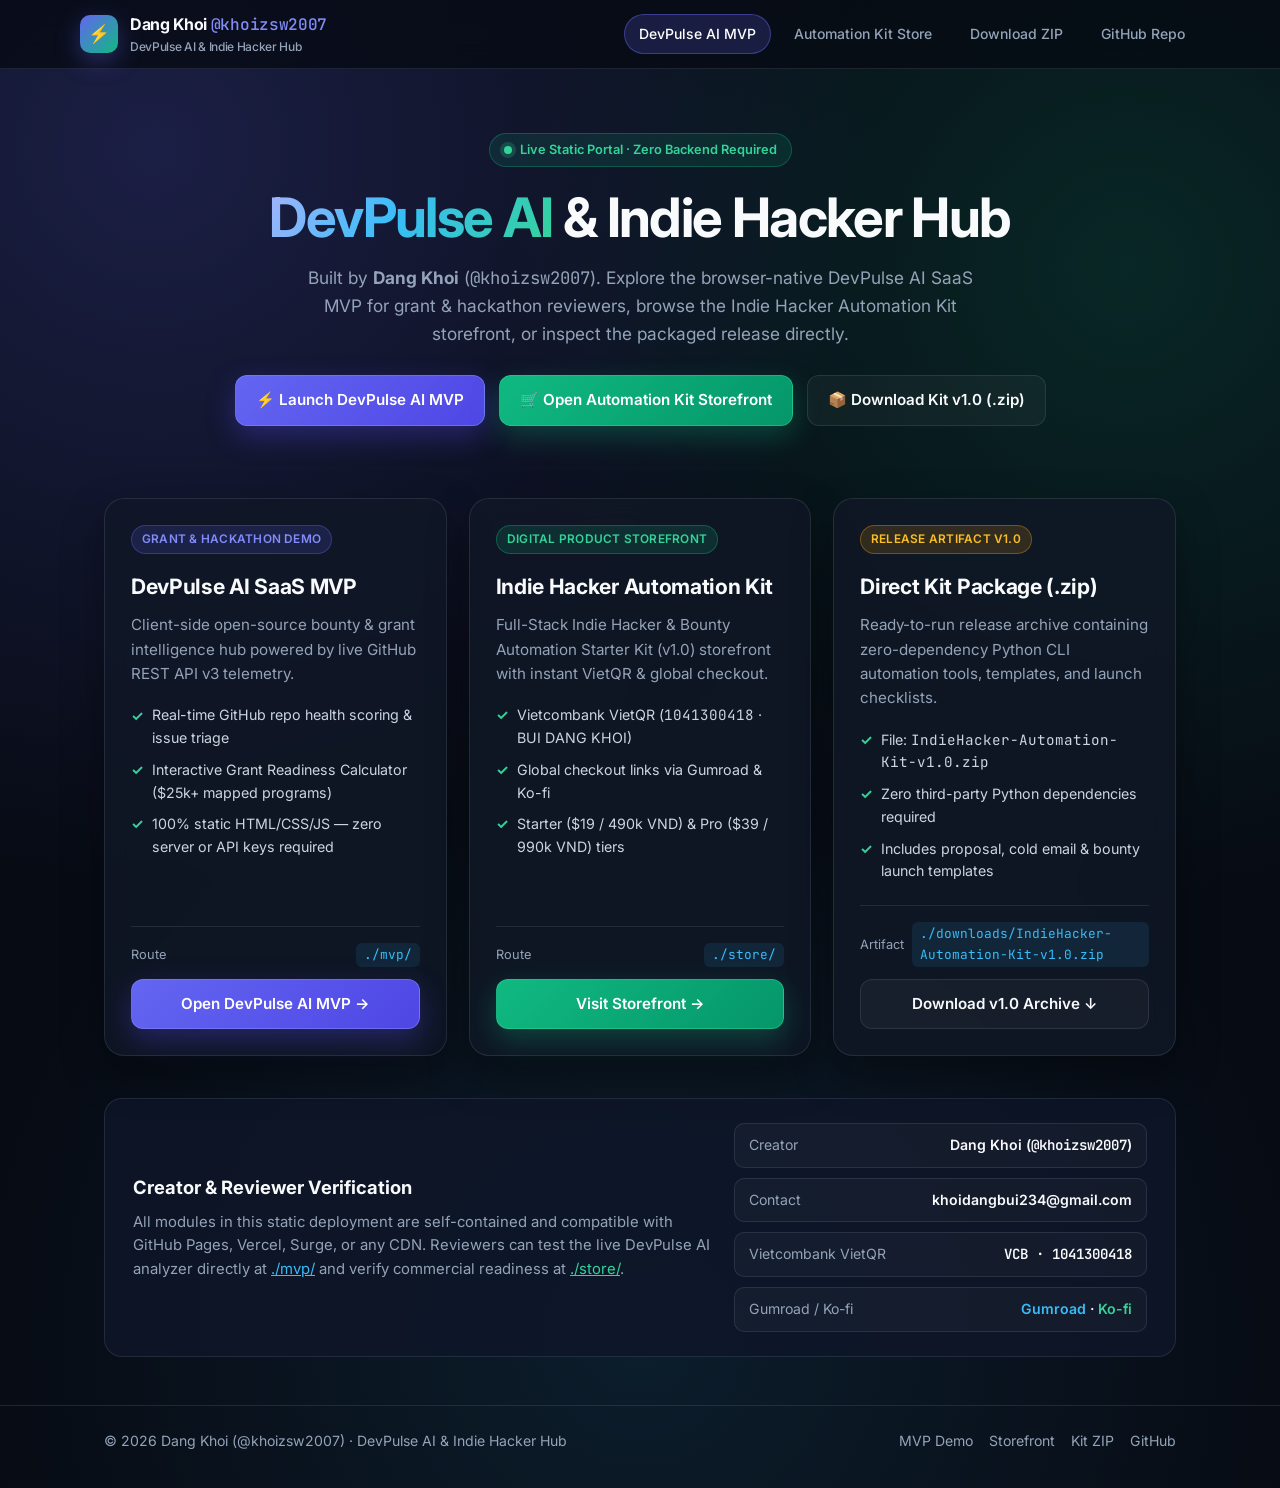
<file: index.html>
<!DOCTYPE html>
<html lang="en">
<head>
  <meta charset="UTF-8" />
  <meta name="viewport" content="width=device-width, initial-scale=1.0" />
  <title>Dang Khoi (@khoizsw2007) — DevPulse AI &amp; Indie Hacker Hub</title>
  <meta
    name="description"
    content="Unified portal for Dang Khoi (@khoizsw2007): DevPulse AI SaaS MVP for grant & hackathon reviewers, Indie Hacker Automation Kit storefront (VietQR, Gumroad, Ko-fi), and direct kit package download."
  />
  <link rel="preconnect" href="https://fonts.googleapis.com" />
  <link rel="preconnect" href="https://fonts.gstatic.com" crossorigin />
  <link
    href="https://fonts.googleapis.com/css2?family=Inter:wght@400;500;600;700;800&family=JetBrains+Mono:wght@400;500;600&display=swap"
    rel="stylesheet"
  />
  <style>
    :root {
      --bg: #070b14;
      --surface: rgba(17, 24, 39, 0.82);
      --surface-solid: #0f172a;
      --border: rgba(148, 163, 184, 0.16);
      --border-strong: rgba(99, 102, 241, 0.45);
      --text: #f8fafc;
      --muted: #94a3b8;
      --indigo: #6366f1;
      --indigo-bright: #818cf8;
      --emerald: #10b981;
      --emerald-bright: #34d399;
      --sky: #38bdf8;
      --amber: #f59e0b;
    }

    * {
      box-sizing: border-box;
    }

    html {
      scroll-behavior: smooth;
    }

    body {
      margin: 0;
      min-height: 100vh;
      font-family: "Inter", -apple-system, BlinkMacSystemFont, "Segoe UI", Roboto, sans-serif;
      color: var(--text);
      background:
        radial-gradient(circle at 12% 10%, rgba(99, 102, 241, 0.22) 0%, transparent 42%),
        radial-gradient(circle at 88% 18%, rgba(16, 185, 129, 0.16) 0%, transparent 38%),
        radial-gradient(circle at 50% 90%, rgba(56, 189, 248, 0.10) 0%, transparent 45%),
        var(--bg);
      line-height: 1.6;
    }

    a {
      color: inherit;
      text-decoration: none;
    }

    .mono {
      font-family: "JetBrains Mono", ui-monospace, SFMono-Regular, Menlo, monospace;
    }

    .container {
      max-width: 1120px;
      margin: 0 auto;
      padding: 0 24px;
    }

    /* Top Nav */
    .navbar {
      position: sticky;
      top: 0;
      z-index: 30;
      backdrop-filter: blur(14px);
      background: rgba(7, 11, 20, 0.78);
      border-bottom: 1px solid var(--border);
    }

    .nav-inner {
      display: flex;
      align-items: center;
      justify-content: space-between;
      gap: 16px;
      min-height: 68px;
      flex-wrap: wrap;
      padding: 10px 0;
    }

    .brand {
      display: flex;
      align-items: center;
      gap: 12px;
      font-weight: 700;
      letter-spacing: -0.02em;
    }

    .brand-mark {
      width: 38px;
      height: 38px;
      border-radius: 10px;
      display: grid;
      place-items: center;
      background: linear-gradient(135deg, var(--indigo), var(--emerald));
      font-size: 1.1rem;
      box-shadow: 0 8px 24px rgba(99, 102, 241, 0.35);
    }

    .brand-sub {
      display: block;
      font-size: 0.75rem;
      font-weight: 500;
      color: var(--muted);
    }

    .nav-links {
      display: flex;
      align-items: center;
      gap: 8px;
      flex-wrap: wrap;
    }

    .nav-pill {
      padding: 8px 14px;
      border-radius: 999px;
      font-size: 0.875rem;
      font-weight: 500;
      color: var(--muted);
      border: 1px solid transparent;
      transition: all 0.18s ease;
    }

    .nav-pill:hover {
      color: var(--text);
      background: rgba(255, 255, 255, 0.05);
      border-color: var(--border);
    }

    .nav-pill.primary {
      color: #fff;
      background: rgba(99, 102, 241, 0.2);
      border-color: rgba(99, 102, 241, 0.45);
    }

    .nav-pill.primary:hover {
      background: rgba(99, 102, 241, 0.35);
    }

    /* Hero */
    .hero {
      padding: 64px 0 36px;
      text-align: center;
    }

    .status-chip {
      display: inline-flex;
      align-items: center;
      gap: 8px;
      padding: 6px 14px;
      border-radius: 999px;
      font-size: 0.8rem;
      font-weight: 600;
      background: rgba(16, 185, 129, 0.12);
      border: 1px solid rgba(16, 185, 129, 0.32);
      color: var(--emerald-bright);
    }

    .pulse-dot {
      width: 8px;
      height: 8px;
      border-radius: 50%;
      background: var(--emerald-bright);
      box-shadow: 0 0 0 4px rgba(52, 211, 153, 0.2);
    }

    .hero h1 {
      margin: 20px auto 16px;
      max-width: 840px;
      font-size: clamp(2.1rem, 4.6vw, 3.4rem);
      line-height: 1.12;
      letter-spacing: -0.03em;
    }

    .gradient-text {
      background: linear-gradient(120deg, #a5b4fc 0%, #38bdf8 45%, #34d399 100%);
      -webkit-background-clip: text;
      -webkit-text-fill-color: transparent;
      background-clip: text;
    }

    .hero p {
      margin: 0 auto;
      max-width: 700px;
      color: var(--muted);
      font-size: 1.08rem;
    }

    .hero-actions {
      margin-top: 28px;
      display: flex;
      justify-content: center;
      gap: 14px;
      flex-wrap: wrap;
    }

    .btn {
      display: inline-flex;
      align-items: center;
      justify-content: center;
      gap: 8px;
      padding: 12px 20px;
      border-radius: 12px;
      font-weight: 600;
      font-size: 0.95rem;
      border: 1px solid var(--border);
      transition: transform 0.16s ease, box-shadow 0.16s ease, background 0.16s ease, border-color 0.16s ease;
    }

    .btn:hover {
      transform: translateY(-1px);
    }

    .btn-indigo {
      background: linear-gradient(135deg, #6366f1, #4f46e5);
      border-color: rgba(129, 140, 248, 0.5);
      color: #fff;
      box-shadow: 0 10px 28px rgba(79, 70, 229, 0.35);
    }

    .btn-emerald {
      background: linear-gradient(135deg, #10b981, #059669);
      border-color: rgba(52, 211, 153, 0.45);
      color: #fff;
      box-shadow: 0 10px 28px rgba(16, 185, 129, 0.28);
    }

    .btn-ghost {
      background: rgba(255, 255, 255, 0.04);
      color: var(--text);
    }

    .btn-ghost:hover {
      background: rgba(255, 255, 255, 0.08);
      border-color: rgba(148, 163, 184, 0.35);
    }

    /* Cards Grid */
    .hub-grid {
      display: grid;
      grid-template-columns: repeat(3, minmax(0, 1fr));
      gap: 22px;
      margin: 36px 0 42px;
    }

    @media (max-width: 960px) {
      .hub-grid {
        grid-template-columns: 1fr;
      }
    }

    .card {
      position: relative;
      display: flex;
      flex-direction: column;
      padding: 26px;
      border-radius: 20px;
      background: var(--surface);
      border: 1px solid var(--border);
      backdrop-filter: blur(12px);
      box-shadow: 0 18px 42px rgba(0, 0, 0, 0.35);
      transition: transform 0.2s ease, border-color 0.2s ease;
    }

    .card:hover {
      transform: translateY(-3px);
      border-color: var(--border-strong);
    }

    .card-badge {
      display: inline-flex;
      align-items: center;
      gap: 6px;
      align-self: flex-start;
      padding: 4px 10px;
      border-radius: 999px;
      font-size: 0.74rem;
      font-weight: 600;
      letter-spacing: 0.02em;
      text-transform: uppercase;
    }

    .badge-indigo {
      background: rgba(99, 102, 241, 0.16);
      color: var(--indigo-bright);
      border: 1px solid rgba(99, 102, 241, 0.35);
    }

    .badge-emerald {
      background: rgba(16, 185, 129, 0.15);
      color: var(--emerald-bright);
      border: 1px solid rgba(16, 185, 129, 0.35);
    }

    .badge-amber {
      background: rgba(245, 158, 11, 0.15);
      color: #fbbf24;
      border: 1px solid rgba(245, 158, 11, 0.35);
    }

    .card h2 {
      margin: 16px 0 10px;
      font-size: 1.32rem;
      letter-spacing: -0.015em;
    }

    .card p {
      margin: 0 0 18px;
      color: var(--muted);
      font-size: 0.95rem;
    }

    .feature-list {
      list-style: none;
      padding: 0;
      margin: 0 0 22px;
      display: grid;
      gap: 9px;
      font-size: 0.89rem;
      color: #cbd5e1;
    }

    .feature-list li {
      display: flex;
      gap: 8px;
      align-items: flex-start;
    }

    .feature-list .check {
      color: var(--emerald-bright);
      font-weight: 700;
      flex-shrink: 0;
    }

    .card-meta {
      margin-top: auto;
      padding-top: 16px;
      border-top: 1px solid var(--border);
      display: flex;
      flex-direction: column;
      gap: 12px;
    }

    .route-hint {
      font-size: 0.8rem;
      color: var(--muted);
      display: flex;
      justify-content: space-between;
      align-items: center;
      gap: 8px;
    }

    .route-hint code {
      color: var(--sky);
      background: rgba(56, 189, 248, 0.1);
      padding: 2px 8px;
      border-radius: 6px;
    }

    /* Info Strip */
    .info-panel {
      border-radius: 18px;
      background: rgba(15, 23, 42, 0.78);
      border: 1px solid var(--border);
      padding: 24px 28px;
      display: grid;
      grid-template-columns: 1.4fr 1fr;
      gap: 24px;
      align-items: center;
      margin-bottom: 48px;
    }

    @media (max-width: 820px) {
      .info-panel {
        grid-template-columns: 1fr;
      }
    }

    .info-panel h3 {
      margin: 0 0 8px;
      font-size: 1.15rem;
    }

    .info-panel p {
      margin: 0;
      color: var(--muted);
      font-size: 0.93rem;
    }

    .kv-grid {
      display: grid;
      gap: 10px;
      font-size: 0.88rem;
    }

    .kv-item {
      display: flex;
      justify-content: space-between;
      gap: 12px;
      padding: 10px 14px;
      border-radius: 10px;
      background: rgba(255, 255, 255, 0.03);
      border: 1px solid var(--border);
    }

    .kv-label {
      color: var(--muted);
    }

    .kv-value {
      font-weight: 600;
      color: var(--text);
      text-align: right;
    }

    footer {
      border-top: 1px solid var(--border);
      padding: 24px 0 36px;
      color: var(--muted);
      font-size: 0.88rem;
    }

    .footer-inner {
      display: flex;
      justify-content: space-between;
      align-items: center;
      flex-wrap: wrap;
      gap: 12px;
    }

    .footer-links {
      display: flex;
      gap: 16px;
      flex-wrap: wrap;
    }

    .footer-links a:hover {
      color: var(--text);
    }
  </style>
</head>
<body>
  <header class="navbar">
    <div class="container nav-inner">
      <a href="./" class="brand">
        <span class="brand-mark" aria-hidden="true">⚡</span>
        <span>
          Dang Khoi <span class="mono" style="color: var(--indigo-bright); font-weight: 500;">@khoizsw2007</span>
          <span class="brand-sub">DevPulse AI &amp; Indie Hacker Hub</span>
        </span>
      </a>
      <nav class="nav-links" aria-label="Primary portal links">
        <a class="nav-pill primary" href="./mvp/">DevPulse AI MVP</a>
        <a class="nav-pill" href="./store/">Automation Kit Store</a>
        <a class="nav-pill" href="./downloads/IndieHacker-Automation-Kit-v1.0.zip" download>Download ZIP</a>
        <a class="nav-pill" href="https://github.com/khoizsw2007/devpulse-copilot" target="_blank" rel="noopener noreferrer">GitHub Repo</a>
      </nav>
    </div>
  </header>

  <main class="container">
    <section class="hero">
      <span class="status-chip">
        <span class="pulse-dot" aria-hidden="true"></span>
        Live Static Portal · Zero Backend Required
      </span>
      <h1>
        <span class="gradient-text">DevPulse AI</span> &amp; Indie Hacker Hub
      </h1>
      <p>
        Built by <strong>Dang Khoi</strong> (<span class="mono">@khoizsw2007</span>). Explore the
        browser-native DevPulse AI SaaS MVP for grant &amp; hackathon reviewers, browse the
        Indie Hacker Automation Kit storefront, or inspect the packaged release directly.
      </p>
      <div class="hero-actions">
        <a class="btn btn-indigo" href="./mvp/">⚡ Launch DevPulse AI MVP</a>
        <a class="btn btn-emerald" href="./store/">🛒 Open Automation Kit Storefront</a>
        <a class="btn btn-ghost" href="./downloads/IndieHacker-Automation-Kit-v1.0.zip" download>📦 Download Kit v1.0 (.zip)</a>
      </div>
    </section>

    <section class="hub-grid" aria-label="Portal Destinations">
      <!-- Card 1: DevPulse AI MVP -->
      <article class="card">
        <span class="card-badge badge-indigo">Grant &amp; Hackathon Demo</span>
        <h2>DevPulse AI SaaS MVP</h2>
        <p>
          Client-side open-source bounty &amp; grant intelligence hub powered by live GitHub REST API v3 telemetry.
        </p>
        <ul class="feature-list">
          <li><span class="check">✓</span><span>Real-time GitHub repo health scoring &amp; issue triage</span></li>
          <li><span class="check">✓</span><span>Interactive Grant Readiness Calculator ($25k+ mapped programs)</span></li>
          <li><span class="check">✓</span><span>100% static HTML/CSS/JS — zero server or API keys required</span></li>
        </ul>
        <div class="card-meta">
          <div class="route-hint">
            <span>Route</span>
            <code class="mono">./mvp/</code>
          </div>
          <a class="btn btn-indigo" href="./mvp/">Open DevPulse AI MVP →</a>
        </div>
      </article>

      <!-- Card 2: Storefront -->
      <article class="card">
        <span class="card-badge badge-emerald">Digital Product Storefront</span>
        <h2>Indie Hacker Automation Kit</h2>
        <p>
          Full-Stack Indie Hacker &amp; Bounty Automation Starter Kit (v1.0) storefront with instant VietQR &amp; global checkout.
        </p>
        <ul class="feature-list">
          <li><span class="check">✓</span><span>Vietcombank VietQR (<span class="mono">1041300418</span> · BUI DANG KHOI)</span></li>
          <li><span class="check">✓</span><span>Global checkout links via Gumroad &amp; Ko-fi</span></li>
          <li><span class="check">✓</span><span>Starter ($19 / 490k VND) &amp; Pro ($39 / 990k VND) tiers</span></li>
        </ul>
        <div class="card-meta">
          <div class="route-hint">
            <span>Route</span>
            <code class="mono">./store/</code>
          </div>
          <a class="btn btn-emerald" href="./store/">Visit Storefront →</a>
        </div>
      </article>

      <!-- Card 3: Direct ZIP Package -->
      <article class="card">
        <span class="card-badge badge-amber">Release Artifact v1.0</span>
        <h2>Direct Kit Package (.zip)</h2>
        <p>
          Ready-to-run release archive containing zero-dependency Python CLI automation tools, templates, and launch checklists.
        </p>
        <ul class="feature-list">
          <li><span class="check">✓</span><span>File: <span class="mono">IndieHacker-Automation-Kit-v1.0.zip</span></span></li>
          <li><span class="check">✓</span><span>Zero third-party Python dependencies required</span></li>
          <li><span class="check">✓</span><span>Includes proposal, cold email &amp; bounty launch templates</span></li>
        </ul>
        <div class="card-meta">
          <div class="route-hint">
            <span>Artifact</span>
            <code class="mono">./downloads/IndieHacker-Automation-Kit-v1.0.zip</code>
          </div>
          <a class="btn btn-ghost" href="./downloads/IndieHacker-Automation-Kit-v1.0.zip" download>Download v1.0 Archive ↓</a>
        </div>
      </article>
    </section>

    <section class="info-panel" aria-label="Creator and Payment Verification Details">
      <div>
        <h3>Creator &amp; Reviewer Verification</h3>
        <p>
          All modules in this static deployment are self-contained and compatible with GitHub Pages,
          Vercel, Surge, or any CDN. Reviewers can test the live DevPulse AI analyzer directly at
          <a href="./mvp/" style="color: var(--sky); text-decoration: underline;">./mvp/</a> and verify commercial readiness at
          <a href="./store/" style="color: var(--emerald-bright); text-decoration: underline;">./store/</a>.
        </p>
      </div>
      <div class="kv-grid">
        <div class="kv-item">
          <span class="kv-label">Creator</span>
          <span class="kv-value">Dang Khoi (<span class="mono">@khoizsw2007</span>)</span>
        </div>
        <div class="kv-item">
          <span class="kv-label">Contact</span>
          <span class="kv-value"><a href="mailto:khoidangbui234@gmail.com">khoidangbui234@gmail.com</a></span>
        </div>
        <div class="kv-item">
          <span class="kv-label">Vietcombank VietQR</span>
          <span class="kv-value mono">VCB · 1041300418</span>
        </div>
        <div class="kv-item">
          <span class="kv-label">Gumroad / Ko-fi</span>
          <span class="kv-value">
            <a href="https://khoizsw2007.gumroad.com/l/devpulse-kit" target="_blank" rel="noopener noreferrer" style="color: var(--sky);">Gumroad</a>
            ·
            <a href="https://ko-fi.com/khoizsw2007" target="_blank" rel="noopener noreferrer" style="color: var(--emerald-bright);">Ko-fi</a>
          </span>
        </div>
      </div>
    </section>
  </main>

  <footer>
    <div class="container footer-inner">
      <span>© 2026 Dang Khoi (@khoizsw2007) · DevPulse AI &amp; Indie Hacker Hub</span>
      <div class="footer-links">
        <a href="./mvp/">MVP Demo</a>
        <a href="./store/">Storefront</a>
        <a href="./downloads/IndieHacker-Automation-Kit-v1.0.zip" download>Kit ZIP</a>
        <a href="https://github.com/khoizsw2007/devpulse-copilot" target="_blank" rel="noopener noreferrer">GitHub</a>
      </div>
    </div>
  </footer>
</body>
</html>
</file>
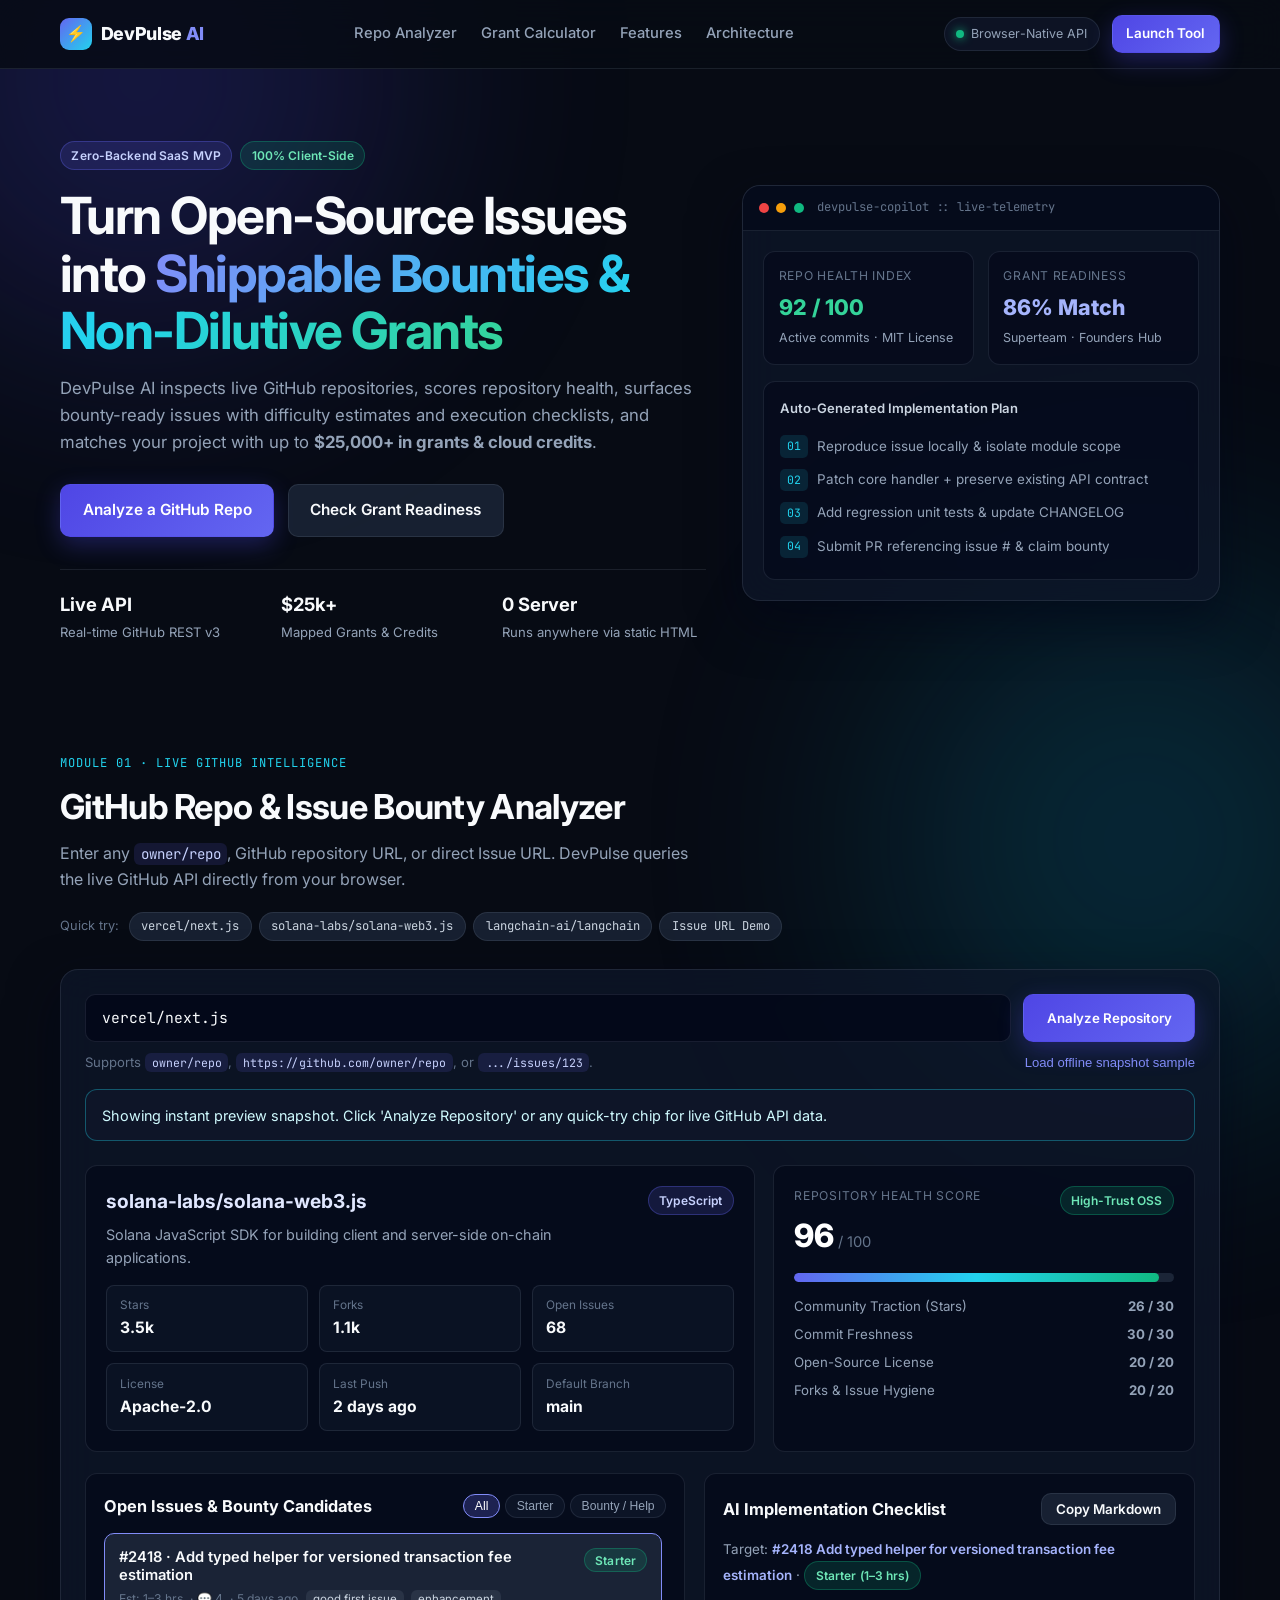
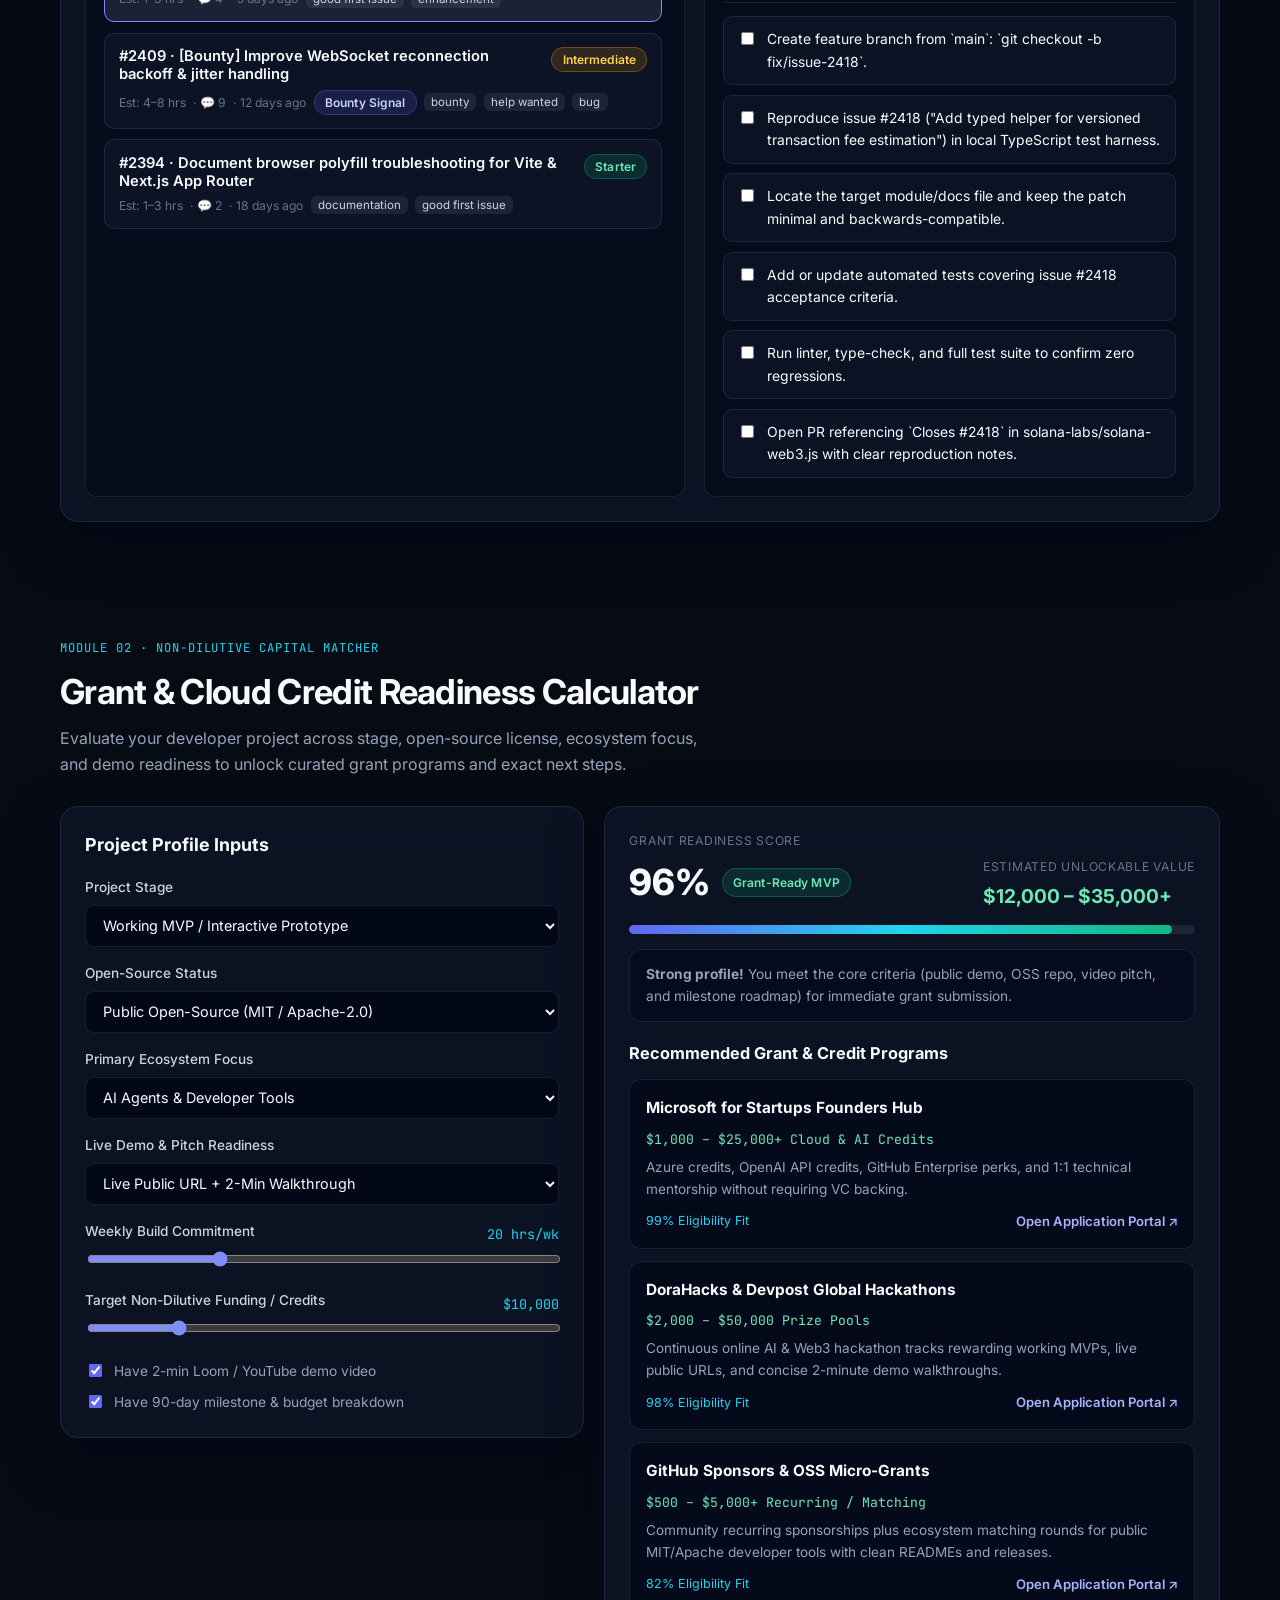
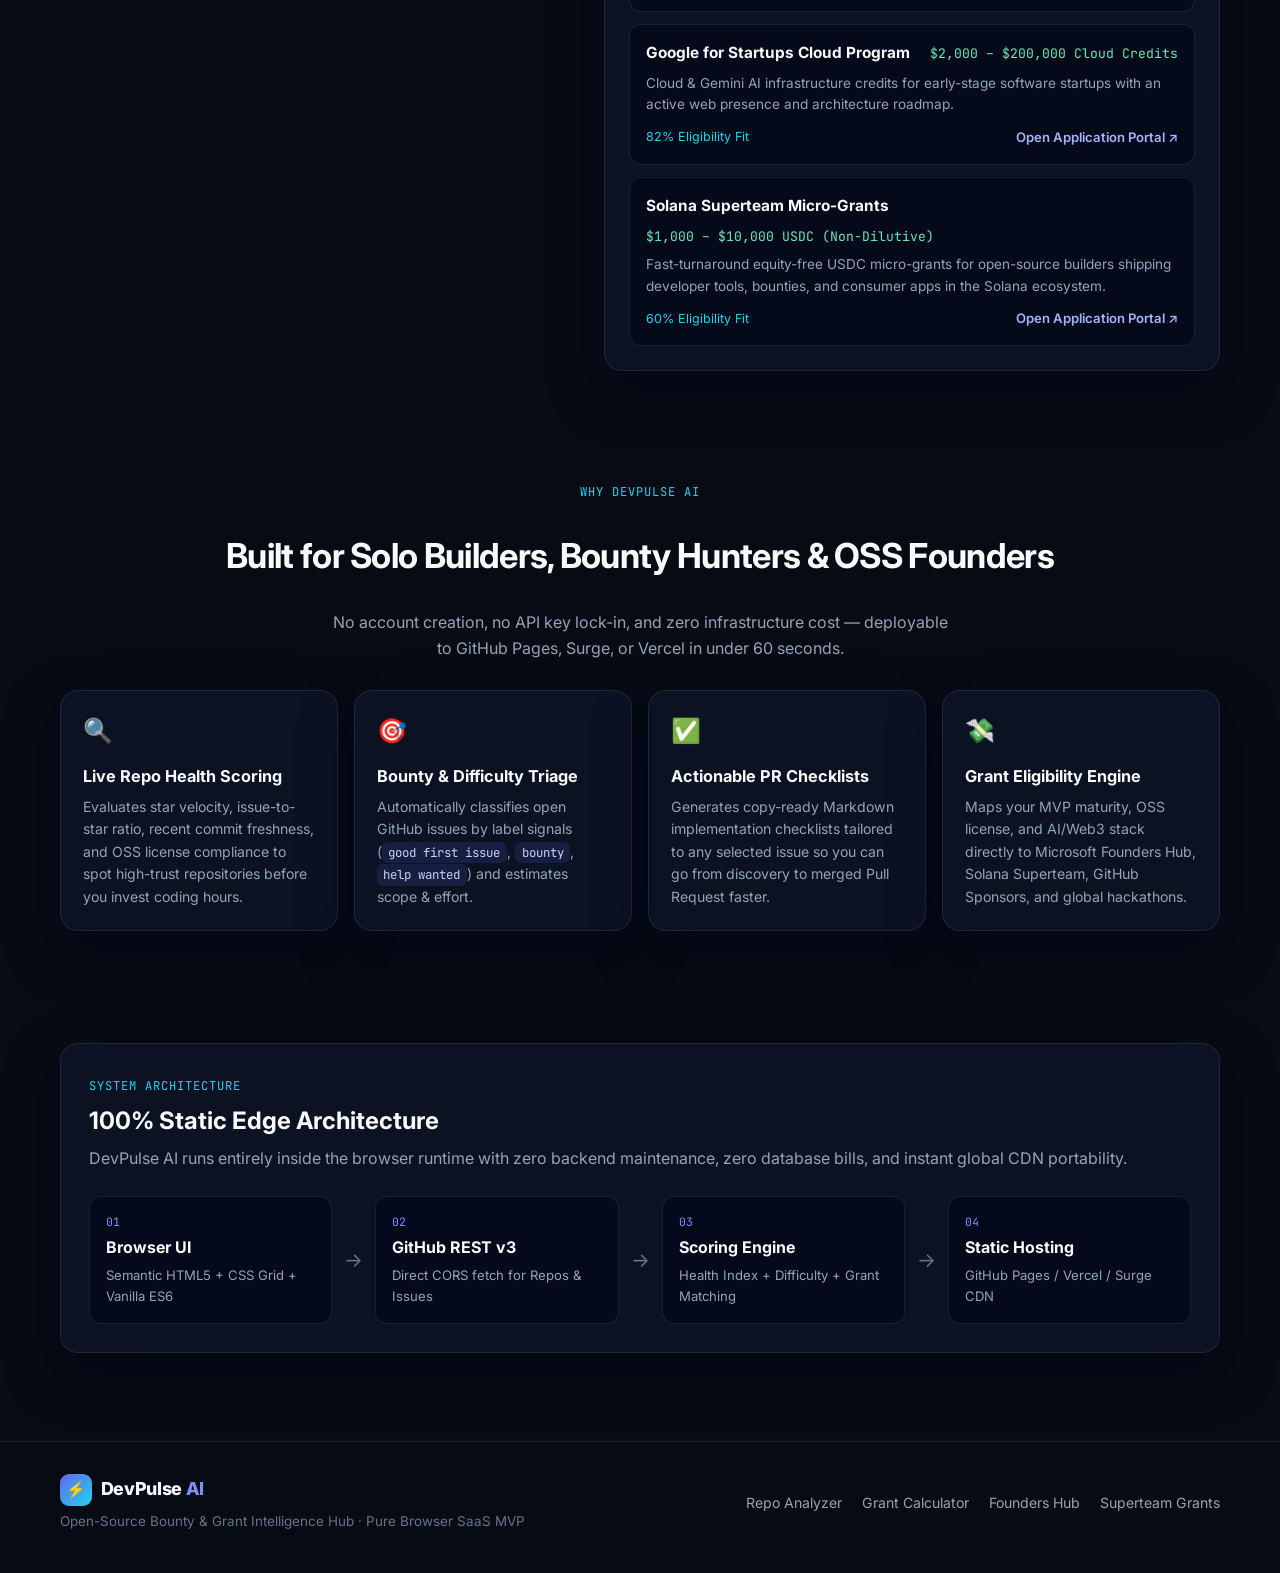
<file: mvp/index.html>
<!DOCTYPE html>
<html lang="en">
<head>
  <meta charset="UTF-8" />
  <meta name="viewport" content="width=device-width, initial-scale=1.0" />
  <title>DevPulse AI — Open-Source Bounty &amp; Grant Intelligence Hub</title>
  <meta
    name="description"
    content="Analyze any GitHub repository or issue for bounty viability, generate implementation checklists, and calculate your startup's readiness for non-dilutive grants and cloud credits."
  />
  <link rel="preconnect" href="https://fonts.googleapis.com" />
  <link rel="preconnect" href="https://fonts.gstatic.com" crossorigin />
  <link
    href="https://fonts.googleapis.com/css2?family=Inter:wght@400;500;600;700;800&family=JetBrains+Mono:wght@400;500;600&display=swap"
    rel="stylesheet"
  />
  <link rel="stylesheet" href="styles.css" />
</head>
<body>
  <div class="bg-glow bg-glow-1" aria-hidden="true"></div>
  <div class="bg-glow bg-glow-2" aria-hidden="true"></div>

  <!-- Navigation -->
  <header class="navbar">
    <div class="container nav-inner">
      <a href="#top" class="brand">
        <span class="brand-mark" aria-hidden="true">⚡</span>
        <span class="brand-text">DevPulse <span class="accent-text">AI</span></span>
      </a>
      <nav class="nav-links" aria-label="Primary">
        <a href="#analyzer">Repo Analyzer</a>
        <a href="#grant-calc">Grant Calculator</a>
        <a href="#features">Features</a>
        <a href="#architecture">Architecture</a>
      </nav>
      <div class="nav-actions">
        <span class="api-pill" id="rateLimitBadge" title="GitHub Public API Status">
          <span class="dot dot-live"></span>
          <span>Browser-Native API</span>
        </span>
        <a href="#analyzer" class="btn btn-sm btn-primary">Launch Tool</a>
      </div>
    </div>
  </header>

  <main id="top">
    <!-- Hero Section -->
    <section class="hero">
      <div class="container hero-grid">
        <div class="hero-copy">
          <div class="eyebrow">
            <span class="badge badge-indigo">Zero-Backend SaaS MVP</span>
            <span class="badge badge-emerald">100% Client-Side</span>
          </div>
          <h1>
            Turn Open-Source Issues into
            <span class="gradient-text">Shippable Bounties &amp; Non-Dilutive Grants</span>
          </h1>
          <p class="hero-subtitle">
            DevPulse AI inspects live GitHub repositories, scores repository health, surfaces
            bounty-ready issues with difficulty estimates and execution checklists, and matches
            your project with up to <strong>$25,000+ in grants &amp; cloud credits</strong>.
          </p>
          <div class="hero-cta">
            <a href="#analyzer" class="btn btn-primary btn-lg">Analyze a GitHub Repo</a>
            <a href="#grant-calc" class="btn btn-secondary btn-lg">Check Grant Readiness</a>
          </div>
          <div class="hero-stats">
            <div class="stat-item">
              <span class="stat-value">Live API</span>
              <span class="stat-label">Real-time GitHub REST v3</span>
            </div>
            <div class="stat-item">
              <span class="stat-value">$25k+</span>
              <span class="stat-label">Mapped Grants &amp; Credits</span>
            </div>
            <div class="stat-item">
              <span class="stat-value">0 Server</span>
              <span class="stat-label">Runs anywhere via static HTML</span>
            </div>
          </div>
        </div>

        <div class="hero-card glass-panel" aria-label="Product capability preview">
          <div class="terminal-bar">
            <span class="t-dot t-red"></span>
            <span class="t-dot t-amber"></span>
            <span class="t-dot t-green"></span>
            <span class="terminal-title">devpulse-copilot :: live-telemetry</span>
          </div>
          <div class="hero-preview-body">
            <div class="preview-metric-row">
              <div class="preview-box">
                <span class="preview-label">Repo Health Index</span>
                <strong class="preview-num emerald">92 / 100</strong>
                <span class="preview-sub">Active commits · MIT License</span>
              </div>
              <div class="preview-box">
                <span class="preview-label">Grant Readiness</span>
                <strong class="preview-num indigo">86% Match</strong>
                <span class="preview-sub">Superteam · Founders Hub</span>
              </div>
            </div>
            <div class="preview-checklist">
              <div class="preview-check-title">Auto-Generated Implementation Plan</div>
              <div class="check-line"><span class="check-tag">01</span> Reproduce issue locally &amp; isolate module scope</div>
              <div class="check-line"><span class="check-tag">02</span> Patch core handler + preserve existing API contract</div>
              <div class="check-line"><span class="check-tag">03</span> Add regression unit tests &amp; update CHANGELOG</div>
              <div class="check-line"><span class="check-tag">04</span> Submit PR referencing issue # &amp; claim bounty</div>
            </div>
          </div>
        </div>
      </div>
    </section>

    <!-- Live GitHub Repo & Issue Analyzer -->
    <section id="analyzer" class="section">
      <div class="container">
        <div class="section-header">
          <div>
            <span class="section-kicker">Module 01 · Live GitHub Intelligence</span>
            <h2>GitHub Repo &amp; Issue Bounty Analyzer</h2>
            <p>
              Enter any <code>owner/repo</code>, GitHub repository URL, or direct Issue URL.
              DevPulse queries the live GitHub API directly from your browser.
            </p>
          </div>
          <div class="quick-examples">
            <span class="quick-label">Quick try:</span>
            <button type="button" class="chip-btn" data-repo="vercel/next.js">vercel/next.js</button>
            <button type="button" class="chip-btn" data-repo="solana-labs/solana-web3.js">solana-labs/solana-web3.js</button>
            <button type="button" class="chip-btn" data-repo="langchain-ai/langchain">langchain-ai/langchain</button>
            <button type="button" class="chip-btn" data-repo="https://github.com/fastapi/fastapi/issues/1000">Issue URL Demo</button>
          </div>
        </div>

        <div class="glass-panel analyzer-shell">
          <form id="analyzerForm" class="analyzer-form" autocomplete="off">
            <div class="input-group">
              <label for="repoInput" class="sr-only">GitHub repository or issue URL</label>
              <input
                id="repoInput"
                type="text"
                placeholder="e.g. solana-labs/solana-web3.js or https://github.com/owner/repo/issues/42"
                value="vercel/next.js"
                required
              />
              <button type="submit" id="analyzeBtn" class="btn btn-primary">
                <span class="btn-label">Analyze Repository</span>
              </button>
            </div>
            <div class="form-meta-row">
              <span class="hint-text">
                Supports <code>owner/repo</code>, <code>https://github.com/owner/repo</code>, or <code>.../issues/123</code>.
              </span>
              <button type="button" id="loadSampleOfflineBtn" class="text-link-btn">
                Load offline snapshot sample
              </button>
            </div>
          </form>

          <!-- Status Banner -->
          <div id="analyzerStatus" class="status-banner hidden" role="status" aria-live="polite"></div>

          <!-- Results Area -->
          <div id="analyzerResults" class="analyzer-results hidden">
            <!-- Repo Summary + Health Score -->
            <div class="repo-overview-grid">
              <div class="repo-card">
                <div class="repo-header">
                  <div>
                    <a id="repoTitleLink" href="#" target="_blank" rel="noopener noreferrer" class="repo-title">
                      owner/repo
                    </a>
                    <p id="repoDescription" class="repo-desc"></p>
                  </div>
                  <span id="repoLanguageBadge" class="badge badge-indigo">Language</span>
                </div>
                <div class="repo-metrics-grid">
                  <div class="metric-tile">
                    <span class="metric-label">Stars</span>
                    <strong id="metricStars">0</strong>
                  </div>
                  <div class="metric-tile">
                    <span class="metric-label">Forks</span>
                    <strong id="metricForks">0</strong>
                  </div>
                  <div class="metric-tile">
                    <span class="metric-label">Open Issues</span>
                    <strong id="metricIssues">0</strong>
                  </div>
                  <div class="metric-tile">
                    <span class="metric-label">License</span>
                    <strong id="metricLicense">None</strong>
                  </div>
                  <div class="metric-tile">
                    <span class="metric-label">Last Push</span>
                    <strong id="metricUpdated">-</strong>
                  </div>
                  <div class="metric-tile">
                    <span class="metric-label">Default Branch</span>
                    <strong id="metricBranch">main</strong>
                  </div>
                </div>
              </div>

              <div class="health-card">
                <div class="health-top">
                  <div>
                    <span class="preview-label">Repository Health Score</span>
                    <div class="health-score-line">
                      <span id="healthScoreNum" class="health-score-num">0</span>
                      <span class="health-score-max">/ 100</span>
                    </div>
                  </div>
                  <span id="healthVerdictBadge" class="badge badge-emerald">Healthy</span>
                </div>
                <div class="progress-track" aria-hidden="true">
                  <div id="healthProgressBar" class="progress-fill" style="width: 0%"></div>
                </div>
                <ul id="healthBreakdown" class="health-breakdown"></ul>
              </div>
            </div>

            <!-- Target Issue Focus (shown when an Issue URL is pasted or an issue is clicked) -->
            <div id="focusedIssuePanel" class="focused-issue-panel hidden"></div>

            <!-- Issues List & Implementation Checklist Split -->
            <div class="workspace-split">
              <div class="issues-column">
                <div class="column-header">
                  <h3>Open Issues &amp; Bounty Candidates</h3>
                  <div class="filter-pills" role="group" aria-label="Filter issues">
                    <button type="button" class="filter-pill active" data-filter="all">All</button>
                    <button type="button" class="filter-pill" data-filter="starter">Starter</button>
                    <button type="button" class="filter-pill" data-filter="bounty">Bounty / Help</button>
                  </div>
                </div>
                <div id="issuesList" class="issues-list"></div>
              </div>

              <div class="checklist-column">
                <div class="column-header">
                  <h3>AI Implementation Checklist</h3>
                  <button type="button" id="copyChecklistBtn" class="btn btn-sm btn-secondary">
                    Copy Markdown
                  </button>
                </div>
                <div id="checklistTargetMeta" class="checklist-meta">
                  Select any issue on the left to tailor the implementation plan.
                </div>
                <div id="implementationChecklist" class="checklist-box"></div>
              </div>
            </div>
          </div>
        </div>
      </div>
    </section>

    <!-- Grant Readiness Calculator -->
    <section id="grant-calc" class="section">
      <div class="container">
        <div class="section-header">
          <div>
            <span class="section-kicker">Module 02 · Non-Dilutive Capital Matcher</span>
            <h2>Grant &amp; Cloud Credit Readiness Calculator</h2>
            <p>
              Evaluate your developer project across stage, open-source license, ecosystem focus,
              and demo readiness to unlock curated grant programs and exact next steps.
            </p>
          </div>
        </div>

        <div class="grant-grid">
          <div class="glass-panel grant-controls">
            <h3>Project Profile Inputs</h3>

            <div class="control-group">
              <label for="projectStage">Project Stage</label>
              <select id="projectStage">
                <option value="idea">Idea / Technical Spec Only</option>
                <option value="mvp" selected>Working MVP / Interactive Prototype</option>
                <option value="live">Live Product with Early Users / Traction</option>
              </select>
            </div>

            <div class="control-group">
              <label for="ossStatus">Open-Source Status</label>
              <select id="ossStatus">
                <option value="closed">Closed Source / Private Repo</option>
                <option value="oss_mit" selected>Public Open-Source (MIT / Apache-2.0)</option>
                <option value="oss_community">Public OSS + Contributors / Active Releases</option>
              </select>
            </div>

            <div class="control-group">
              <label for="ecosystemFocus">Primary Ecosystem Focus</label>
              <select id="ecosystemFocus">
                <option value="ai_devtools" selected>AI Agents &amp; Developer Tools</option>
                <option value="web3_solana">Web3 / Solana / DeFi / On-Chain Tooling</option>
                <option value="hybrid_ai_web3">Hybrid AI + Web3 Bounty Infrastructure</option>
                <option value="saas_general">General B2B SaaS / Cloud Infra</option>
              </select>
            </div>

            <div class="control-group">
              <label for="demoStatus">Live Demo &amp; Pitch Readiness</label>
              <select id="demoStatus">
                <option value="none">No Demo or Docs Yet</option>
                <option value="repo_only">GitHub Repo + Architecture README</option>
                <option value="live_url" selected>Live Public URL + 2-Min Walkthrough</option>
              </select>
            </div>

            <div class="control-group">
              <div class="range-label-row">
                <label for="weeklyHours">Weekly Build Commitment</label>
                <span id="weeklyHoursVal" class="mono-val">20 hrs/wk</span>
              </div>
              <input id="weeklyHours" type="range" min="5" max="60" step="5" value="20" />
            </div>

            <div class="control-group">
              <div class="range-label-row">
                <label for="fundingTarget">Target Non-Dilutive Funding / Credits</label>
                <span id="fundingTargetVal" class="mono-val">$10,000</span>
              </div>
              <input id="fundingTarget" type="range" min="1000" max="50000" step="1000" value="10000" />
            </div>

            <div class="checkbox-row">
              <label class="toggle-item">
                <input type="checkbox" id="hasVideoPitch" checked />
                <span>Have 2-min Loom / YouTube demo video</span>
              </label>
              <label class="toggle-item">
                <input type="checkbox" id="hasRoadmap" checked />
                <span>Have 90-day milestone &amp; budget breakdown</span>
              </label>
            </div>
          </div>

          <div class="glass-panel grant-output">
            <div class="readiness-header">
              <div>
                <span class="preview-label">Grant Readiness Score</span>
                <div class="readiness-score-row">
                  <strong id="grantScoreNum" class="readiness-score">84%</strong>
                  <span id="grantTierBadge" class="badge badge-emerald">Grant-Ready MVP</span>
                </div>
              </div>
              <div class="est-funding-box">
                <span class="preview-label">Estimated Unlockable Value</span>
                <strong id="estimatedFundingRange">$12,000 – $35,000+</strong>
              </div>
            </div>

            <div class="progress-track" aria-hidden="true">
              <div id="grantProgressBar" class="progress-fill" style="width: 84%"></div>
            </div>

            <div id="readinessActionTips" class="readiness-tips"></div>

            <h3 class="matched-heading">Recommended Grant &amp; Credit Programs</h3>
            <div id="matchedGrantsList" class="matched-grants-list"></div>
          </div>
        </div>
      </div>
    </section>

    <!-- Feature Cards -->
    <section id="features" class="section">
      <div class="container">
        <div class="section-header centered">
          <span class="section-kicker">Why DevPulse AI</span>
          <h2>Built for Solo Builders, Bounty Hunters &amp; OSS Founders</h2>
          <p>
            No account creation, no API key lock-in, and zero infrastructure cost — deployable to
            GitHub Pages, Surge, or Vercel in under 60 seconds.
          </p>
        </div>

        <div class="features-grid">
          <article class="feature-card glass-panel">
            <div class="feature-icon">🔍</div>
            <h3>Live Repo Health Scoring</h3>
            <p>
              Evaluates star velocity, issue-to-star ratio, recent commit freshness, and OSS license
              compliance to spot high-trust repositories before you invest coding hours.
            </p>
          </article>
          <article class="feature-card glass-panel">
            <div class="feature-icon">🎯</div>
            <h3>Bounty &amp; Difficulty Triage</h3>
            <p>
              Automatically classifies open GitHub issues by label signals (<code>good first issue</code>,
              <code>bounty</code>, <code>help wanted</code>) and estimates scope &amp; effort.
            </p>
          </article>
          <article class="feature-card glass-panel">
            <div class="feature-icon">✅</div>
            <h3>Actionable PR Checklists</h3>
            <p>
              Generates copy-ready Markdown implementation checklists tailored to any selected issue
              so you can go from discovery to merged Pull Request faster.
            </p>
          </article>
          <article class="feature-card glass-panel">
            <div class="feature-icon">💸</div>
            <h3>Grant Eligibility Engine</h3>
            <p>
              Maps your MVP maturity, OSS license, and AI/Web3 stack directly to Microsoft Founders Hub,
              Solana Superteam, GitHub Sponsors, and global hackathons.
            </p>
          </article>
        </div>
      </div>
    </section>

    <!-- Architecture Overview -->
    <section id="architecture" class="section">
      <div class="container">
        <div class="glass-panel arch-panel">
          <div class="arch-copy">
            <span class="section-kicker">System Architecture</span>
            <h2>100% Static Edge Architecture</h2>
            <p>
              DevPulse AI runs entirely inside the browser runtime with zero backend maintenance,
              zero database bills, and instant global CDN portability.
            </p>
          </div>
          <div class="arch-flow">
            <div class="arch-node">
              <span class="arch-step">01</span>
              <strong>Browser UI</strong>
              <span>Semantic HTML5 + CSS Grid + Vanilla ES6</span>
            </div>
            <div class="arch-arrow" aria-hidden="true">→</div>
            <div class="arch-node">
              <span class="arch-step">02</span>
              <strong>GitHub REST v3</strong>
              <span>Direct CORS fetch for Repos &amp; Issues</span>
            </div>
            <div class="arch-arrow" aria-hidden="true">→</div>
            <div class="arch-node">
              <span class="arch-step">03</span>
              <strong>Scoring Engine</strong>
              <span>Health Index + Difficulty + Grant Matching</span>
            </div>
            <div class="arch-arrow" aria-hidden="true">→</div>
            <div class="arch-node">
              <span class="arch-step">04</span>
              <strong>Static Hosting</strong>
              <span>GitHub Pages / Vercel / Surge CDN</span>
            </div>
          </div>
        </div>
      </div>
    </section>
  </main>

  <!-- Footer -->
  <footer class="footer">
    <div class="container footer-inner">
      <div>
        <div class="brand">
          <span class="brand-mark" aria-hidden="true">⚡</span>
          <span class="brand-text">DevPulse <span class="accent-text">AI</span></span>
        </div>
        <p class="footer-note">
          Open-Source Bounty &amp; Grant Intelligence Hub · Pure Browser SaaS MVP
        </p>
      </div>
      <div class="footer-links">
        <a href="#analyzer">Repo Analyzer</a>
        <a href="#grant-calc">Grant Calculator</a>
        <a href="https://foundershub.startups.microsoft.com/" target="_blank" rel="noopener noreferrer">Founders Hub</a>
        <a href="https://superteam.fun/" target="_blank" rel="noopener noreferrer">Superteam Grants</a>
      </div>
    </div>
  </footer>

  <script src="app.js"></script>
</body>
</html>
</file>
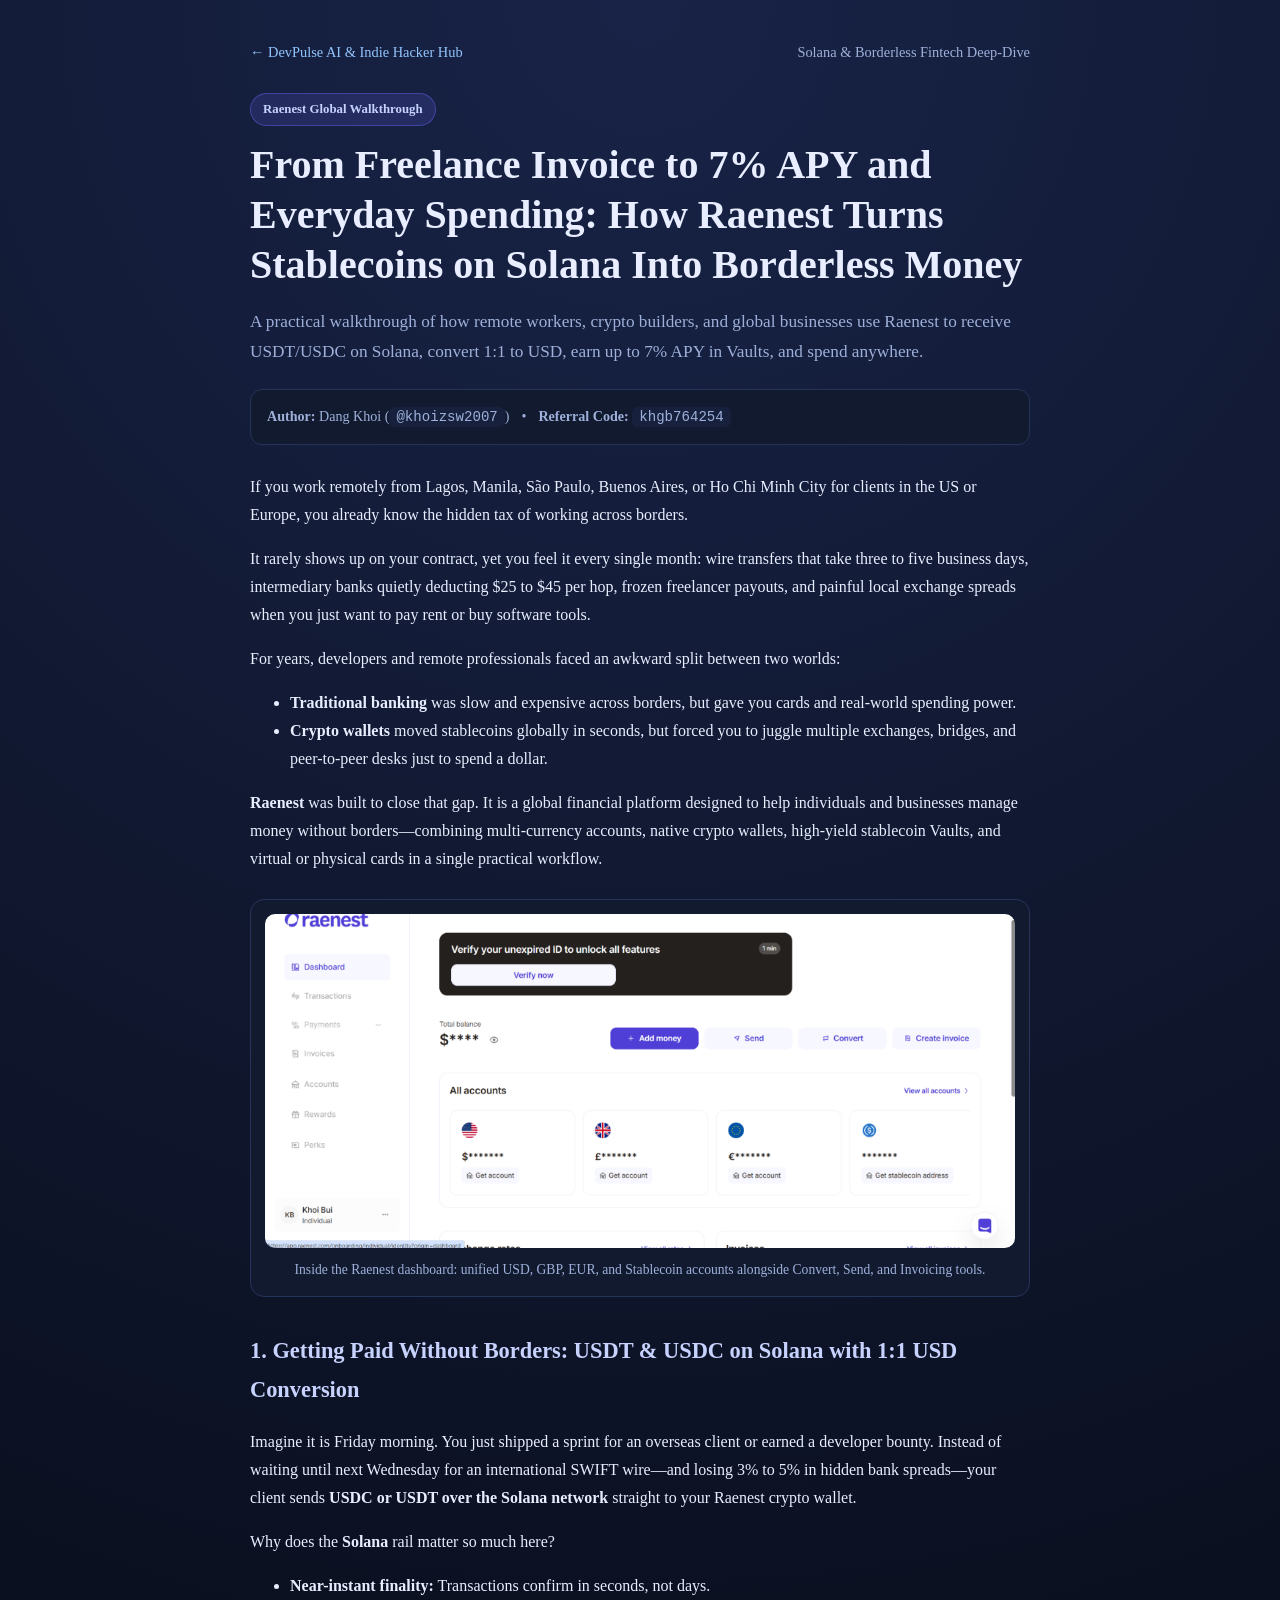
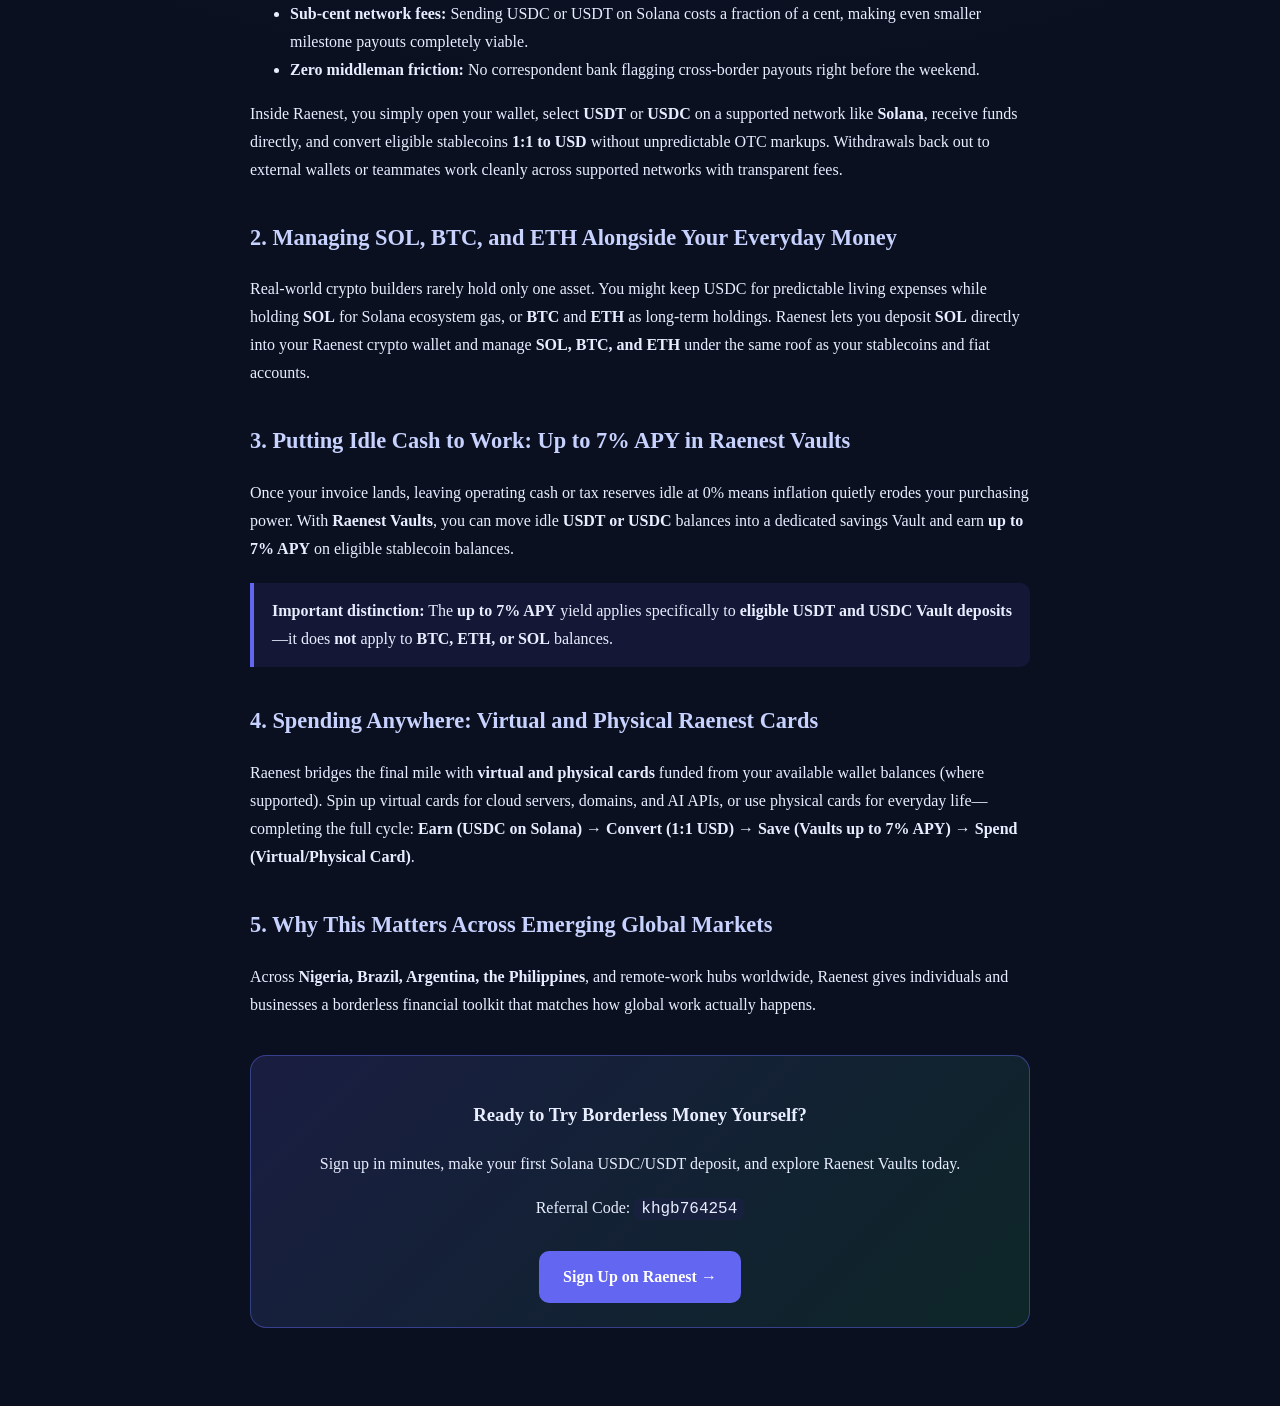
<file: raenest/index.html>
<!DOCTYPE html>
<html lang="en">
<head>
  <meta charset="UTF-8" />
  <meta name="viewport" content="width=device-width, initial-scale=1.0" />
  <title>From Freelance Invoice to 7% APY and Everyday Spending: How Raenest Turns Stablecoins on Solana Into Borderless Money</title>
  <style>
    :root {
      --bg: #0b1020;
      --surface: #121a30;
      --surface-2: #17213d;
      --border: #263459;
      --text: #e8eeff;
      --muted: #9eb0d9;
      --accent: #6366f1;
      --accent-2: #22c55e;
    }
    * { box-sizing: border-box; }
    body {
      margin: 0;
      font-family: -apple-system, BlinkMacSystemFont, "Segoe UI", Roboto, Georgia, serif;
      background: radial-gradient(circle at top center, #182347, var(--bg) 55%);
      color: var(--text);
      line-height: 1.75;
    }
    .wrap {
      max-width: 820px;
      margin: 0 auto;
      padding: 40px 20px 80px;
    }
    .topbar {
      display: flex;
      justify-content: space-between;
      align-items: center;
      margin-bottom: 28px;
      font-size: 0.9rem;
      color: var(--muted);
    }
    .topbar a { color: #93c5fd; text-decoration: none; }
    .badge {
      display: inline-block;
      background: rgba(99,102,241,0.18);
      border: 1px solid rgba(99,102,241,0.45);
      color: #c7d2fe;
      padding: 4px 12px;
      border-radius: 999px;
      font-size: 0.8rem;
      font-weight: 600;
      margin-bottom: 14px;
    }
    h1 {
      font-size: clamp(1.8rem, 3.4vw, 2.5rem);
      line-height: 1.25;
      margin: 0 0 14px;
    }
    .subtitle {
      color: var(--muted);
      font-size: 1.08rem;
      margin-bottom: 22px;
    }
    .author {
      display: flex;
      flex-wrap: wrap;
      gap: 12px;
      padding: 14px 16px;
      background: var(--surface);
      border: 1px solid var(--border);
      border-radius: 12px;
      font-size: 0.88rem;
      color: var(--muted);
      margin-bottom: 28px;
    }
    .screenshot-card {
      background: var(--surface);
      border: 1px solid var(--border);
      border-radius: 14px;
      padding: 14px;
      margin: 26px 0;
    }
    .screenshot-card img {
      width: 100%;
      border-radius: 10px;
      display: block;
    }
    .caption {
      font-size: 0.85rem;
      color: var(--muted);
      text-align: center;
      margin-top: 10px;
    }
    h2 {
      margin-top: 34px;
      font-size: 1.4rem;
      color: #c7d2fe;
    }
    blockquote {
      margin: 20px 0;
      padding: 14px 18px;
      background: rgba(99,102,241,0.1);
      border-left: 4px solid var(--accent);
      border-radius: 0 10px 10px 0;
    }
    .cta-box {
      margin-top: 36px;
      padding: 24px;
      background: linear-gradient(135deg, rgba(99,102,241,0.16), rgba(34,197,94,0.12));
      border: 1px solid rgba(99,102,241,0.45);
      border-radius: 16px;
      text-align: center;
    }
    .btn {
      display: inline-block;
      margin-top: 12px;
      padding: 12px 24px;
      background: var(--accent);
      color: #fff;
      font-weight: 700;
      text-decoration: none;
      border-radius: 10px;
    }
    code {
      background: var(--surface-2);
      padding: 2px 7px;
      border-radius: 6px;
      font-family: Consolas, monospace;
    }
  </style>
</head>
<body>
  <article class="wrap">
    <div class="topbar">
      <a href="../">&larr; DevPulse AI &amp; Indie Hacker Hub</a>
      <span>Solana &amp; Borderless Fintech Deep-Dive</span>
    </div>

    <span class="badge">Raenest Global Walkthrough</span>
    <h1>From Freelance Invoice to 7% APY and Everyday Spending: How Raenest Turns Stablecoins on Solana Into Borderless Money</h1>
    <p class="subtitle">A practical walkthrough of how remote workers, crypto builders, and global businesses use Raenest to receive USDT/USDC on Solana, convert 1:1 to USD, earn up to 7% APY in Vaults, and spend anywhere.</p>

    <div class="author">
      <span><strong>Author:</strong> Dang Khoi (<code>@khoizsw2007</code>)</span>
      <span>&bull;</span>
      <span><strong>Referral Code:</strong> <code>khgb764254</code></span>
    </div>

    <p>If you work remotely from Lagos, Manila, S&atilde;o Paulo, Buenos Aires, or Ho Chi Minh City for clients in the US or Europe, you already know the hidden tax of working across borders.</p>
    <p>It rarely shows up on your contract, yet you feel it every single month: wire transfers that take three to five business days, intermediary banks quietly deducting $25 to $45 per hop, frozen freelancer payouts, and painful local exchange spreads when you just want to pay rent or buy software tools.</p>
    <p>For years, developers and remote professionals faced an awkward split between two worlds:</p>
    <ul>
      <li><strong>Traditional banking</strong> was slow and expensive across borders, but gave you cards and real-world spending power.</li>
      <li><strong>Crypto wallets</strong> moved stablecoins globally in seconds, but forced you to juggle multiple exchanges, bridges, and peer-to-peer desks just to spend a dollar.</li>
    </ul>
    <p><strong>Raenest</strong> was built to close that gap. It is a global financial platform designed to help individuals and businesses manage money without borders&mdash;combining multi-currency accounts, native crypto wallets, high-yield stablecoin Vaults, and virtual or physical cards in a single practical workflow.</p>

    <div class="screenshot-card">
      <img src="./raenest-dashboard.png" alt="Raenest multi-currency and stablecoin wallet dashboard" />
      <div class="caption">Inside the Raenest dashboard: unified USD, GBP, EUR, and Stablecoin accounts alongside Convert, Send, and Invoicing tools.</div>
    </div>

    <h2>1. Getting Paid Without Borders: USDT &amp; USDC on Solana with 1:1 USD Conversion</h2>
    <p>Imagine it is Friday morning. You just shipped a sprint for an overseas client or earned a developer bounty. Instead of waiting until next Wednesday for an international SWIFT wire&mdash;and losing 3% to 5% in hidden bank spreads&mdash;your client sends <strong>USDC or USDT over the Solana network</strong> straight to your Raenest crypto wallet.</p>
    <p>Why does the <strong>Solana</strong> rail matter so much here?</p>
    <ul>
      <li><strong>Near-instant finality:</strong> Transactions confirm in seconds, not days.</li>
      <li><strong>Sub-cent network fees:</strong> Sending USDC or USDT on Solana costs a fraction of a cent, making even smaller milestone payouts completely viable.</li>
      <li><strong>Zero middleman friction:</strong> No correspondent bank flagging cross-border payouts right before the weekend.</li>
    </ul>
    <p>Inside Raenest, you simply open your wallet, select <strong>USDT</strong> or <strong>USDC</strong> on a supported network like <strong>Solana</strong>, receive funds directly, and convert eligible stablecoins <strong>1:1 to USD</strong> without unpredictable OTC markups. Withdrawals back out to external wallets or teammates work cleanly across supported networks with transparent fees.</p>

    <h2>2. Managing SOL, BTC, and ETH Alongside Your Everyday Money</h2>
    <p>Real-world crypto builders rarely hold only one asset. You might keep USDC for predictable living expenses while holding <strong>SOL</strong> for Solana ecosystem gas, or <strong>BTC</strong> and <strong>ETH</strong> as long-term holdings. Raenest lets you deposit <strong>SOL</strong> directly into your Raenest crypto wallet and manage <strong>SOL, BTC, and ETH</strong> under the same roof as your stablecoins and fiat accounts.</p>

    <h2>3. Putting Idle Cash to Work: Up to 7% APY in Raenest Vaults</h2>
    <p>Once your invoice lands, leaving operating cash or tax reserves idle at 0% means inflation quietly erodes your purchasing power. With <strong>Raenest Vaults</strong>, you can move idle <strong>USDT or USDC</strong> balances into a dedicated savings Vault and earn <strong>up to 7% APY</strong> on eligible stablecoin balances.</p>
    <blockquote>
      <strong>Important distinction:</strong> The <strong>up to 7% APY</strong> yield applies specifically to <strong>eligible USDT and USDC Vault deposits</strong>&mdash;it does <strong>not</strong> apply to <strong>BTC, ETH, or SOL</strong> balances.
    </blockquote>

    <h2>4. Spending Anywhere: Virtual and Physical Raenest Cards</h2>
    <p>Raenest bridges the final mile with <strong>virtual and physical cards</strong> funded from your available wallet balances (where supported). Spin up virtual cards for cloud servers, domains, and AI APIs, or use physical cards for everyday life&mdash;completing the full cycle: <strong>Earn (USDC on Solana) &rarr; Convert (1:1 USD) &rarr; Save (Vaults up to 7% APY) &rarr; Spend (Virtual/Physical Card)</strong>.</p>

    <h2>5. Why This Matters Across Emerging Global Markets</h2>
    <p>Across <strong>Nigeria, Brazil, Argentina, the Philippines</strong>, and remote-work hubs worldwide, Raenest gives individuals and businesses a borderless financial toolkit that matches how global work actually happens.</p>

    <div class="cta-box">
      <h3>Ready to Try Borderless Money Yourself?</h3>
      <p>Sign up in minutes, make your first Solana USDC/USDT deposit, and explore Raenest Vaults today.</p>
      <p>Referral Code: <code>khgb764254</code></p>
      <a class="btn" href="https://referral.raenest.com/WzbV/i?referral_code=khgb764254" target="_blank" rel="noopener noreferrer">Sign Up on Raenest &rarr;</a>
    </div>
  </article>
</body>
</html>
</file>
<file: mvp/styles.css>
:root {
  --bg-base: #070b14;
  --bg-elevated: #0d1424;
  --bg-panel: rgba(15, 23, 42, 0.72);
  --bg-panel-solid: #111a2e;
  --border-subtle: rgba(148, 163, 184, 0.14);
  --border-strong: rgba(99, 102, 241, 0.4);
  --text-primary: #f8fafc;
  --text-secondary: #94a3b8;
  --text-muted: #64748b;
  --indigo: #6366f1;
  --indigo-light: #818cf8;
  --cyan: #22d3ee;
  --emerald: #10b981;
  --amber: #f59e0b;
  --rose: #f43f5e;
  --radius-sm: 8px;
  --radius-md: 12px;
  --radius-lg: 18px;
  --shadow-lg: 0 20px 50px rgba(2, 6, 23, 0.55);
  --font-sans: "Inter", -apple-system, BlinkMacSystemFont, "Segoe UI", Roboto, sans-serif;
  --font-mono: "JetBrains Mono", ui-monospace, SFMono-Regular, Menlo, monospace;
}

*,
*::before,
*::after {
  box-sizing: border-box;
}

html {
  scroll-behavior: smooth;
}

body {
  margin: 0;
  font-family: var(--font-sans);
  background-color: var(--bg-base);
  color: var(--text-primary);
  line-height: 1.6;
  overflow-x: hidden;
  -webkit-font-smoothing: antialiased;
}

code {
  font-family: var(--font-mono);
  font-size: 0.88em;
  background: rgba(99, 102, 241, 0.14);
  color: #c7d2fe;
  padding: 0.14rem 0.42rem;
  border-radius: 6px;
}

a {
  color: inherit;
  text-decoration: none;
}

.sr-only {
  position: absolute;
  width: 1px;
  height: 1px;
  padding: 0;
  margin: -1px;
  overflow: hidden;
  clip: rect(0, 0, 0, 0);
  border: 0;
}

.hidden {
  display: none !important;
}

.container {
  width: 100%;
  max-width: 1200px;
  margin: 0 auto;
  padding: 0 1.25rem;
}

/* Background ambient glows */
.bg-glow {
  position: fixed;
  width: 520px;
  height: 520px;
  border-radius: 50%;
  filter: blur(130px);
  opacity: 0.22;
  pointer-events: none;
  z-index: -1;
}

.bg-glow-1 {
  top: -180px;
  left: -120px;
  background: #4f46e5;
}

.bg-glow-2 {
  bottom: -200px;
  right: -120px;
  background: #0891b2;
}

/* Navbar */
.navbar {
  position: sticky;
  top: 0;
  z-index: 50;
  background: rgba(7, 11, 20, 0.82);
  backdrop-filter: blur(16px);
  border-bottom: 1px solid var(--border-subtle);
}

.nav-inner {
  display: flex;
  align-items: center;
  justify-content: space-between;
  gap: 1rem;
  height: 68px;
}

.brand {
  display: inline-flex;
  align-items: center;
  gap: 0.55rem;
  font-weight: 800;
  font-size: 1.12rem;
  letter-spacing: -0.02em;
}

.brand-mark {
  display: inline-flex;
  align-items: center;
  justify-content: center;
  width: 32px;
  height: 32px;
  border-radius: 9px;
  background: linear-gradient(135deg, var(--indigo), var(--cyan));
  font-size: 1rem;
}

.accent-text {
  color: var(--indigo-light);
}

.nav-links {
  display: flex;
  align-items: center;
  gap: 1.5rem;
  color: var(--text-secondary);
  font-size: 0.92rem;
  font-weight: 500;
}

.nav-links a:hover {
  color: var(--text-primary);
}

.nav-actions {
  display: flex;
  align-items: center;
  gap: 0.75rem;
}

.api-pill {
  display: inline-flex;
  align-items: center;
  gap: 0.45rem;
  padding: 0.35rem 0.72rem;
  border-radius: 999px;
  border: 1px solid var(--border-subtle);
  background: rgba(15, 23, 42, 0.8);
  font-size: 0.78rem;
  color: var(--text-secondary);
}

.dot {
  width: 8px;
  height: 8px;
  border-radius: 50%;
}

.dot-live {
  background: var(--emerald);
  box-shadow: 0 0 10px var(--emerald);
}

/* Buttons & Badges */
.btn {
  display: inline-flex;
  align-items: center;
  justify-content: center;
  gap: 0.45rem;
  border: 1px solid transparent;
  border-radius: 10px;
  font-family: inherit;
  font-weight: 600;
  cursor: pointer;
  transition: transform 0.14s ease, background-color 0.16s ease, border-color 0.16s ease, opacity 0.16s ease;
}

.btn:active {
  transform: translateY(1px);
}

.btn:disabled {
  opacity: 0.6;
  cursor: not-allowed;
}

.btn-sm {
  padding: 0.45rem 0.85rem;
  font-size: 0.84rem;
}

.btn-lg {
  padding: 0.82rem 1.35rem;
  font-size: 0.96rem;
}

.btn-primary {
  background: linear-gradient(135deg, #4f46e5, #6366f1);
  color: #fff;
  box-shadow: 0 8px 24px rgba(79, 70, 229, 0.32);
}

.btn-primary:hover:not(:disabled) {
  background: linear-gradient(135deg, #4338ca, #4f46e5);
}

.btn-secondary {
  background: rgba(30, 41, 59, 0.75);
  color: var(--text-primary);
  border-color: var(--border-subtle);
}

.btn-secondary:hover:not(:disabled) {
  border-color: rgba(148, 163, 184, 0.35);
  background: rgba(30, 41, 59, 1);
}

.badge {
  display: inline-flex;
  align-items: center;
  padding: 0.24rem 0.65rem;
  border-radius: 999px;
  font-size: 0.75rem;
  font-weight: 600;
  letter-spacing: 0.01em;
}

.badge-indigo {
  background: rgba(99, 102, 241, 0.16);
  color: #c7d2fe;
  border: 1px solid rgba(99, 102, 241, 0.32);
}

.badge-emerald {
  background: rgba(16, 185, 129, 0.15);
  color: #6ee7b7;
  border: 1px solid rgba(16, 185, 129, 0.32);
}

.badge-amber {
  background: rgba(245, 158, 11, 0.15);
  color: #fcd34d;
  border: 1px solid rgba(245, 158, 11, 0.32);
}

.badge-rose {
  background: rgba(244, 63, 94, 0.15);
  color: #fda4af;
  border: 1px solid rgba(244, 63, 94, 0.32);
}

.glass-panel {
  background: var(--bg-panel);
  border: 1px solid var(--border-subtle);
  border-radius: var(--radius-lg);
  box-shadow: var(--shadow-lg);
  backdrop-filter: blur(18px);
}

/* Hero */
.hero {
  padding: 4.5rem 0 3rem;
}

.hero-grid {
  display: grid;
  grid-template-columns: 1.15fr 0.85fr;
  gap: 2.25rem;
  align-items: center;
}

.eyebrow {
  display: flex;
  flex-wrap: wrap;
  gap: 0.5rem;
  margin-bottom: 1.1rem;
}

.hero h1 {
  margin: 0 0 1rem;
  font-size: clamp(2.1rem, 4vw, 3.25rem);
  line-height: 1.12;
  letter-spacing: -0.03em;
}

.gradient-text {
  background: linear-gradient(120deg, #818cf8 0%, #22d3ee 55%, #34d399 100%);
  -webkit-background-clip: text;
  background-clip: text;
  color: transparent;
}

.hero-subtitle {
  margin: 0 0 1.75rem;
  color: var(--text-secondary);
  font-size: 1.05rem;
  max-width: 60ch;
}

.hero-cta {
  display: flex;
  flex-wrap: wrap;
  gap: 0.85rem;
  margin-bottom: 2rem;
}

.hero-stats {
  display: grid;
  grid-template-columns: repeat(3, minmax(0, 1fr));
  gap: 1rem;
  padding-top: 1.25rem;
  border-top: 1px solid var(--border-subtle);
}

.stat-value {
  display: block;
  font-size: 1.15rem;
  font-weight: 700;
  color: var(--text-primary);
}

.stat-label {
  font-size: 0.82rem;
  color: var(--text-secondary);
}

/* Hero Preview Terminal */
.hero-card {
  overflow: hidden;
}

.terminal-bar {
  display: flex;
  align-items: center;
  gap: 0.45rem;
  padding: 0.78rem 1rem;
  background: rgba(2, 6, 23, 0.55);
  border-bottom: 1px solid var(--border-subtle);
}

.t-dot {
  width: 10px;
  height: 10px;
  border-radius: 50%;
}
.t-red { background: #ef4444; }
.t-amber { background: #f59e0b; }
.t-green { background: #10b981; }

.terminal-title {
  margin-left: 0.4rem;
  font-family: var(--font-mono);
  font-size: 0.76rem;
  color: var(--text-muted);
}

.hero-preview-body {
  padding: 1.25rem;
  display: flex;
  flex-direction: column;
  gap: 1rem;
}

.preview-metric-row {
  display: grid;
  grid-template-columns: 1fr 1fr;
  gap: 0.85rem;
}

.preview-box {
  background: rgba(2, 6, 23, 0.48);
  border: 1px solid var(--border-subtle);
  border-radius: var(--radius-md);
  padding: 0.9rem;
}

.preview-label {
  display: block;
  font-size: 0.76rem;
  text-transform: uppercase;
  letter-spacing: 0.06em;
  color: var(--text-muted);
  margin-bottom: 0.25rem;
}

.preview-num {
  display: block;
  font-size: 1.35rem;
  font-weight: 800;
}

.preview-num.emerald { color: #34d399; }
.preview-num.indigo { color: #a5b4fc; }

.preview-sub {
  font-size: 0.78rem;
  color: var(--text-secondary);
}

.preview-checklist {
  background: rgba(2, 6, 23, 0.48);
  border: 1px solid var(--border-subtle);
  border-radius: var(--radius-md);
  padding: 1rem;
}

.preview-check-title {
  font-size: 0.82rem;
  font-weight: 600;
  color: #cbd5e1;
  margin-bottom: 0.65rem;
}

.check-line {
  display: flex;
  align-items: center;
  gap: 0.6rem;
  font-size: 0.84rem;
  color: var(--text-secondary);
  padding: 0.35rem 0;
}

.check-tag {
  font-family: var(--font-mono);
  font-size: 0.72rem;
  color: var(--cyan);
  background: rgba(34, 211, 238, 0.12);
  padding: 0.12rem 0.42rem;
  border-radius: 5px;
}

/* Sections */
.section {
  padding: 3.5rem 0;
}

.section-header {
  display: flex;
  flex-wrap: wrap;
  align-items: flex-end;
  justify-content: space-between;
  gap: 1.25rem;
  margin-bottom: 1.75rem;
}

.section-header.centered {
  flex-direction: column;
  align-items: center;
  text-align: center;
}

.section-header.centered p {
  max-width: 62ch;
}

.section-kicker {
  display: inline-block;
  font-family: var(--font-mono);
  font-size: 0.76rem;
  text-transform: uppercase;
  letter-spacing: 0.08em;
  color: var(--cyan);
  margin-bottom: 0.35rem;
}

.section-header h2 {
  margin: 0 0 0.45rem;
  font-size: clamp(1.5rem, 2.8vw, 2.15rem);
  letter-spacing: -0.02em;
}

.section-header p {
  margin: 0;
  color: var(--text-secondary);
  max-width: 65ch;
}

/* Quick examples */
.quick-examples {
  display: flex;
  flex-wrap: wrap;
  align-items: center;
  gap: 0.45rem;
}

.quick-label {
  font-size: 0.8rem;
  color: var(--text-muted);
  margin-right: 0.15rem;
}

.chip-btn {
  background: rgba(30, 41, 59, 0.75);
  color: #cbd5e1;
  border: 1px solid var(--border-subtle);
  border-radius: 999px;
  padding: 0.32rem 0.72rem;
  font-family: var(--font-mono);
  font-size: 0.76rem;
  cursor: pointer;
  transition: all 0.15s ease;
}

.chip-btn:hover {
  border-color: var(--indigo-light);
  color: #fff;
  background: rgba(79, 70, 229, 0.25);
}

/* Analyzer */
.analyzer-shell {
  padding: 1.5rem;
}

.analyzer-form {
  display: flex;
  flex-direction: column;
  gap: 0.65rem;
}

.input-group {
  display: flex;
  gap: 0.75rem;
}

.input-group input {
  flex: 1;
  min-width: 0;
  background: rgba(2, 6, 23, 0.72);
  border: 1px solid var(--border-subtle);
  border-radius: 10px;
  padding: 0.85rem 1rem;
  color: var(--text-primary);
  font-family: var(--font-mono);
  font-size: 0.92rem;
  outline: none;
  transition: border-color 0.16s ease, box-shadow 0.16s ease;
}

.input-group input:focus {
  border-color: var(--indigo-light);
  box-shadow: 0 0 0 3px rgba(99, 102, 241, 0.2);
}

.input-group .btn {
  padding: 0 1.4rem;
  white-space: nowrap;
}

.form-meta-row {
  display: flex;
  flex-wrap: wrap;
  justify-content: space-between;
  align-items: center;
  gap: 0.5rem;
}

.hint-text {
  font-size: 0.82rem;
  color: var(--text-muted);
}

.text-link-btn {
  background: none;
  border: none;
  color: var(--indigo-light);
  font-size: 0.82rem;
  font-weight: 500;
  cursor: pointer;
  padding: 0;
}

.text-link-btn:hover {
  text-decoration: underline;
}

.status-banner {
  margin-top: 1rem;
  padding: 0.85rem 1rem;
  border-radius: var(--radius-md);
  font-size: 0.9rem;
  border: 1px solid var(--border-subtle);
  background: rgba(15, 23, 42, 0.9);
}

.status-banner.info {
  border-color: rgba(34, 211, 238, 0.35);
  color: #cffafe;
}

.status-banner.error {
  border-color: rgba(244, 63, 94, 0.45);
  background: rgba(136, 19, 55, 0.25);
  color: #fecdd3;
}

.status-banner.success {
  border-color: rgba(16, 185, 129, 0.35);
  color: #d1fae5;
}

.analyzer-results {
  margin-top: 1.5rem;
  display: flex;
  flex-direction: column;
  gap: 1.35rem;
}

.repo-overview-grid {
  display: grid;
  grid-template-columns: 1.35fr 0.85fr;
  gap: 1.15rem;
}

.repo-card,
.health-card {
  background: rgba(2, 6, 23, 0.55);
  border: 1px solid var(--border-subtle);
  border-radius: var(--radius-md);
  padding: 1.25rem;
}

.repo-header {
  display: flex;
  justify-content: space-between;
  align-items: flex-start;
  gap: 0.85rem;
  margin-bottom: 1rem;
}

.repo-title {
  font-size: 1.2rem;
  font-weight: 700;
  color: #e0e7ff;
  word-break: break-word;
}

.repo-title:hover {
  text-decoration: underline;
}

.repo-desc {
  margin: 0.35rem 0 0;
  font-size: 0.9rem;
  color: var(--text-secondary);
}

.repo-metrics-grid {
  display: grid;
  grid-template-columns: repeat(3, minmax(0, 1fr));
  gap: 0.7rem;
}

.metric-tile {
  background: rgba(15, 23, 42, 0.65);
  border: 1px solid var(--border-subtle);
  border-radius: var(--radius-sm);
  padding: 0.65rem 0.8rem;
}

.metric-label {
  display: block;
  font-size: 0.74rem;
  color: var(--text-muted);
}

.metric-tile strong {
  font-size: 0.98rem;
  font-weight: 700;
}

.health-top {
  display: flex;
  justify-content: space-between;
  align-items: flex-start;
  margin-bottom: 0.75rem;
}

.health-score-line {
  display: flex;
  align-items: baseline;
  gap: 0.25rem;
}

.health-score-num {
  font-size: 2rem;
  font-weight: 800;
  color: #fff;
}

.health-score-max {
  font-size: 0.92rem;
  color: var(--text-muted);
}

.progress-track {
  width: 100%;
  height: 9px;
  border-radius: 999px;
  background: rgba(30, 41, 59, 0.9);
  overflow: hidden;
  margin-bottom: 0.9rem;
}

.progress-fill {
  height: 100%;
  border-radius: 999px;
  background: linear-gradient(90deg, var(--indigo), var(--cyan), var(--emerald));
  transition: width 0.35s ease;
}

.health-breakdown {
  list-style: none;
  padding: 0;
  margin: 0;
  display: flex;
  flex-direction: column;
  gap: 0.42rem;
  font-size: 0.83rem;
  color: var(--text-secondary);
}

.health-breakdown li {
  display: flex;
  justify-content: space-between;
  gap: 0.5rem;
}

.focused-issue-panel {
  background: rgba(79, 70, 229, 0.1);
  border: 1px solid var(--border-strong);
  border-radius: var(--radius-md);
  padding: 1rem 1.2rem;
}

.focused-issue-panel h4 {
  margin: 0 0 0.35rem;
  font-size: 1rem;
}

.focused-issue-panel p {
  margin: 0;
  font-size: 0.88rem;
  color: var(--text-secondary);
}

/* Workspace split */
.workspace-split {
  display: grid;
  grid-template-columns: 1.1fr 0.9fr;
  gap: 1.15rem;
}

.issues-column,
.checklist-column {
  background: rgba(2, 6, 23, 0.55);
  border: 1px solid var(--border-subtle);
  border-radius: var(--radius-md);
  padding: 1.15rem;
  display: flex;
  flex-direction: column;
  min-width: 0;
}

.column-header {
  display: flex;
  flex-wrap: wrap;
  justify-content: space-between;
  align-items: center;
  gap: 0.65rem;
  margin-bottom: 0.9rem;
}

.column-header h3 {
  margin: 0;
  font-size: 1.02rem;
}

.filter-pills {
  display: flex;
  gap: 0.35rem;
}

.filter-pill {
  background: rgba(15, 23, 42, 0.85);
  border: 1px solid var(--border-subtle);
  color: var(--text-secondary);
  border-radius: 999px;
  padding: 0.25rem 0.65rem;
  font-size: 0.76rem;
  cursor: pointer;
}

.filter-pill.active {
  background: rgba(99, 102, 241, 0.25);
  border-color: var(--indigo-light);
  color: #fff;
}

.issues-list {
  display: flex;
  flex-direction: column;
  gap: 0.65rem;
  max-height: 480px;
  overflow-y: auto;
  padding-right: 0.25rem;
}

.issue-item {
  text-align: left;
  width: 100%;
  background: rgba(15, 23, 42, 0.7);
  border: 1px solid var(--border-subtle);
  border-radius: 10px;
  padding: 0.85rem;
  color: inherit;
  font-family: inherit;
  cursor: pointer;
  transition: border-color 0.15s ease, background-color 0.15s ease;
}

.issue-item:hover,
.issue-item.selected {
  border-color: var(--indigo-light);
  background: rgba(30, 41, 59, 0.85);
}

.issue-top {
  display: flex;
  justify-content: space-between;
  align-items: flex-start;
  gap: 0.6rem;
  margin-bottom: 0.4rem;
}

.issue-title {
  font-size: 0.92rem;
  font-weight: 600;
  color: var(--text-primary);
}

.issue-meta {
  display: flex;
  flex-wrap: wrap;
  gap: 0.45rem;
  align-items: center;
  font-size: 0.76rem;
  color: var(--text-muted);
}

.label-pill {
  padding: 0.12rem 0.45rem;
  border-radius: 6px;
  background: rgba(148, 163, 184, 0.12);
  color: #cbd5e1;
  font-size: 0.72rem;
}

.checklist-meta {
  font-size: 0.84rem;
  color: var(--text-secondary);
  margin-bottom: 0.85rem;
  padding-bottom: 0.75rem;
  border-bottom: 1px solid var(--border-subtle);
}

.checklist-box {
  display: flex;
  flex-direction: column;
  gap: 0.6rem;
}

.checklist-step {
  display: flex;
  align-items: flex-start;
  gap: 0.65rem;
  background: rgba(15, 23, 42, 0.68);
  border: 1px solid var(--border-subtle);
  border-radius: 9px;
  padding: 0.7rem 0.8rem;
  font-size: 0.87rem;
}

.checklist-step input[type="checkbox"] {
  margin-top: 0.22rem;
  accent-color: var(--emerald);
  cursor: pointer;
}

.checklist-step.done span {
  text-decoration: line-through;
  color: var(--text-muted);
}

/* Grant Readiness Calculator */
.grant-grid {
  display: grid;
  grid-template-columns: 0.92fr 1.08fr;
  gap: 1.25rem;
  align-items: start;
}

.grant-controls,
.grant-output {
  padding: 1.5rem;
}

.grant-controls h3 {
  margin: 0 0 1.1rem;
  font-size: 1.12rem;
}

.control-group {
  margin-bottom: 1rem;
}

.control-group label {
  display: block;
  font-size: 0.85rem;
  font-weight: 500;
  color: #cbd5e1;
  margin-bottom: 0.4rem;
}

.control-group select {
  width: 100%;
  background: rgba(2, 6, 23, 0.75);
  color: var(--text-primary);
  border: 1px solid var(--border-subtle);
  border-radius: 9px;
  padding: 0.65rem 0.8rem;
  font-family: inherit;
  font-size: 0.9rem;
}

.control-group input[type="range"] {
  width: 100%;
  accent-color: var(--indigo-light);
}

.range-label-row {
  display: flex;
  justify-content: space-between;
  align-items: center;
}

.mono-val {
  font-family: var(--font-mono);
  font-size: 0.84rem;
  color: var(--cyan);
}

.checkbox-row {
  display: flex;
  flex-direction: column;
  gap: 0.55rem;
  margin-top: 0.75rem;
}

.toggle-item {
  display: flex;
  align-items: center;
  gap: 0.55rem;
  font-size: 0.86rem;
  color: var(--text-secondary);
  cursor: pointer;
}

.toggle-item input {
  accent-color: var(--indigo);
}

.readiness-header {
  display: flex;
  flex-wrap: wrap;
  justify-content: space-between;
  align-items: flex-end;
  gap: 1rem;
  margin-bottom: 0.85rem;
}

.readiness-score-row {
  display: flex;
  align-items: center;
  gap: 0.7rem;
}

.readiness-score {
  font-size: 2.25rem;
  font-weight: 800;
}

.est-funding-box strong {
  font-size: 1.2rem;
  color: #6ee7b7;
}

.readiness-tips {
  background: rgba(2, 6, 23, 0.52);
  border: 1px solid var(--border-subtle);
  border-radius: var(--radius-md);
  padding: 0.85rem 1rem;
  font-size: 0.86rem;
  color: var(--text-secondary);
  margin-bottom: 1.15rem;
}

.matched-heading {
  margin: 0 0 0.8rem;
  font-size: 1.02rem;
}

.matched-grants-list {
  display: flex;
  flex-direction: column;
  gap: 0.75rem;
}

.grant-card {
  background: rgba(2, 6, 23, 0.58);
  border: 1px solid var(--border-subtle);
  border-radius: var(--radius-md);
  padding: 1rem;
  display: flex;
  flex-direction: column;
  gap: 0.45rem;
}

.grant-card-top {
  display: flex;
  flex-wrap: wrap;
  justify-content: space-between;
  align-items: center;
  gap: 0.5rem;
}

.grant-name {
  font-weight: 700;
  font-size: 0.96rem;
}

.grant-amount {
  font-family: var(--font-mono);
  font-size: 0.82rem;
  color: #6ee7b7;
}

.grant-desc {
  margin: 0;
  font-size: 0.85rem;
  color: var(--text-secondary);
}

.grant-card-foot {
  display: flex;
  justify-content: space-between;
  align-items: center;
  gap: 0.75rem;
  margin-top: 0.2rem;
}

.grant-match-label {
  font-size: 0.78rem;
  color: var(--cyan);
}

.grant-link {
  font-size: 0.82rem;
  font-weight: 600;
  color: #a5b4fc;
}

.grant-link:hover {
  text-decoration: underline;
}

/* Features & Architecture */
.features-grid {
  display: grid;
  grid-template-columns: repeat(4, minmax(0, 1fr));
  gap: 1rem;
}

.feature-card {
  padding: 1.35rem;
}

.feature-icon {
  font-size: 1.5rem;
  margin-bottom: 0.75rem;
}

.feature-card h3 {
  margin: 0 0 0.45rem;
  font-size: 1.02rem;
}

.feature-card p {
  margin: 0;
  font-size: 0.88rem;
  color: var(--text-secondary);
}

.arch-panel {
  padding: 1.75rem;
  display: flex;
  flex-direction: column;
  gap: 1.5rem;
}

.arch-copy h2 {
  margin: 0 0 0.35rem;
}

.arch-copy p {
  margin: 0;
  color: var(--text-secondary);
}

.arch-flow {
  display: grid;
  grid-template-columns: 1fr auto 1fr auto 1fr auto 1fr;
  gap: 0.75rem;
  align-items: center;
}

.arch-node {
  background: rgba(2, 6, 23, 0.62);
  border: 1px solid var(--border-subtle);
  border-radius: var(--radius-md);
  padding: 1rem;
  display: flex;
  flex-direction: column;
  gap: 0.25rem;
}

.arch-step {
  font-family: var(--font-mono);
  font-size: 0.72rem;
  color: var(--indigo-light);
}

.arch-node span:last-child {
  font-size: 0.82rem;
  color: var(--text-secondary);
}

.arch-arrow {
  font-size: 1.25rem;
  color: var(--text-muted);
  text-align: center;
}

/* Footer */
.footer {
  border-top: 1px solid var(--border-subtle);
  padding: 2rem 0 2.5rem;
  margin-top: 2rem;
}

.footer-inner {
  display: flex;
  flex-wrap: wrap;
  justify-content: space-between;
  align-items: center;
  gap: 1rem;
}

.footer-note {
  margin: 0.35rem 0 0;
  font-size: 0.84rem;
  color: var(--text-muted);
}

.footer-links {
  display: flex;
  flex-wrap: wrap;
  gap: 1.25rem;
  font-size: 0.88rem;
  color: var(--text-secondary);
}

.footer-links a:hover {
  color: var(--text-primary);
}

/* Responsive */
@media (max-width: 980px) {
  .hero-grid,
  .repo-overview-grid,
  .workspace-split,
  .grant-grid {
    grid-template-columns: 1fr;
  }

  .features-grid {
    grid-template-columns: repeat(2, minmax(0, 1fr));
  }

  .arch-flow {
    grid-template-columns: 1fr;
  }

  .arch-arrow {
    transform: rotate(90deg);
  }
}

@media (max-width: 680px) {
  .nav-links,
  .api-pill {
    display: none;
  }

  .input-group {
    flex-direction: column;
  }

  .input-group .btn {
    padding: 0.82rem 1rem;
  }

  .repo-metrics-grid {
    grid-template-columns: repeat(2, minmax(0, 1fr));
  }

  .features-grid {
    grid-template-columns: 1fr;
  }
}
</file>
